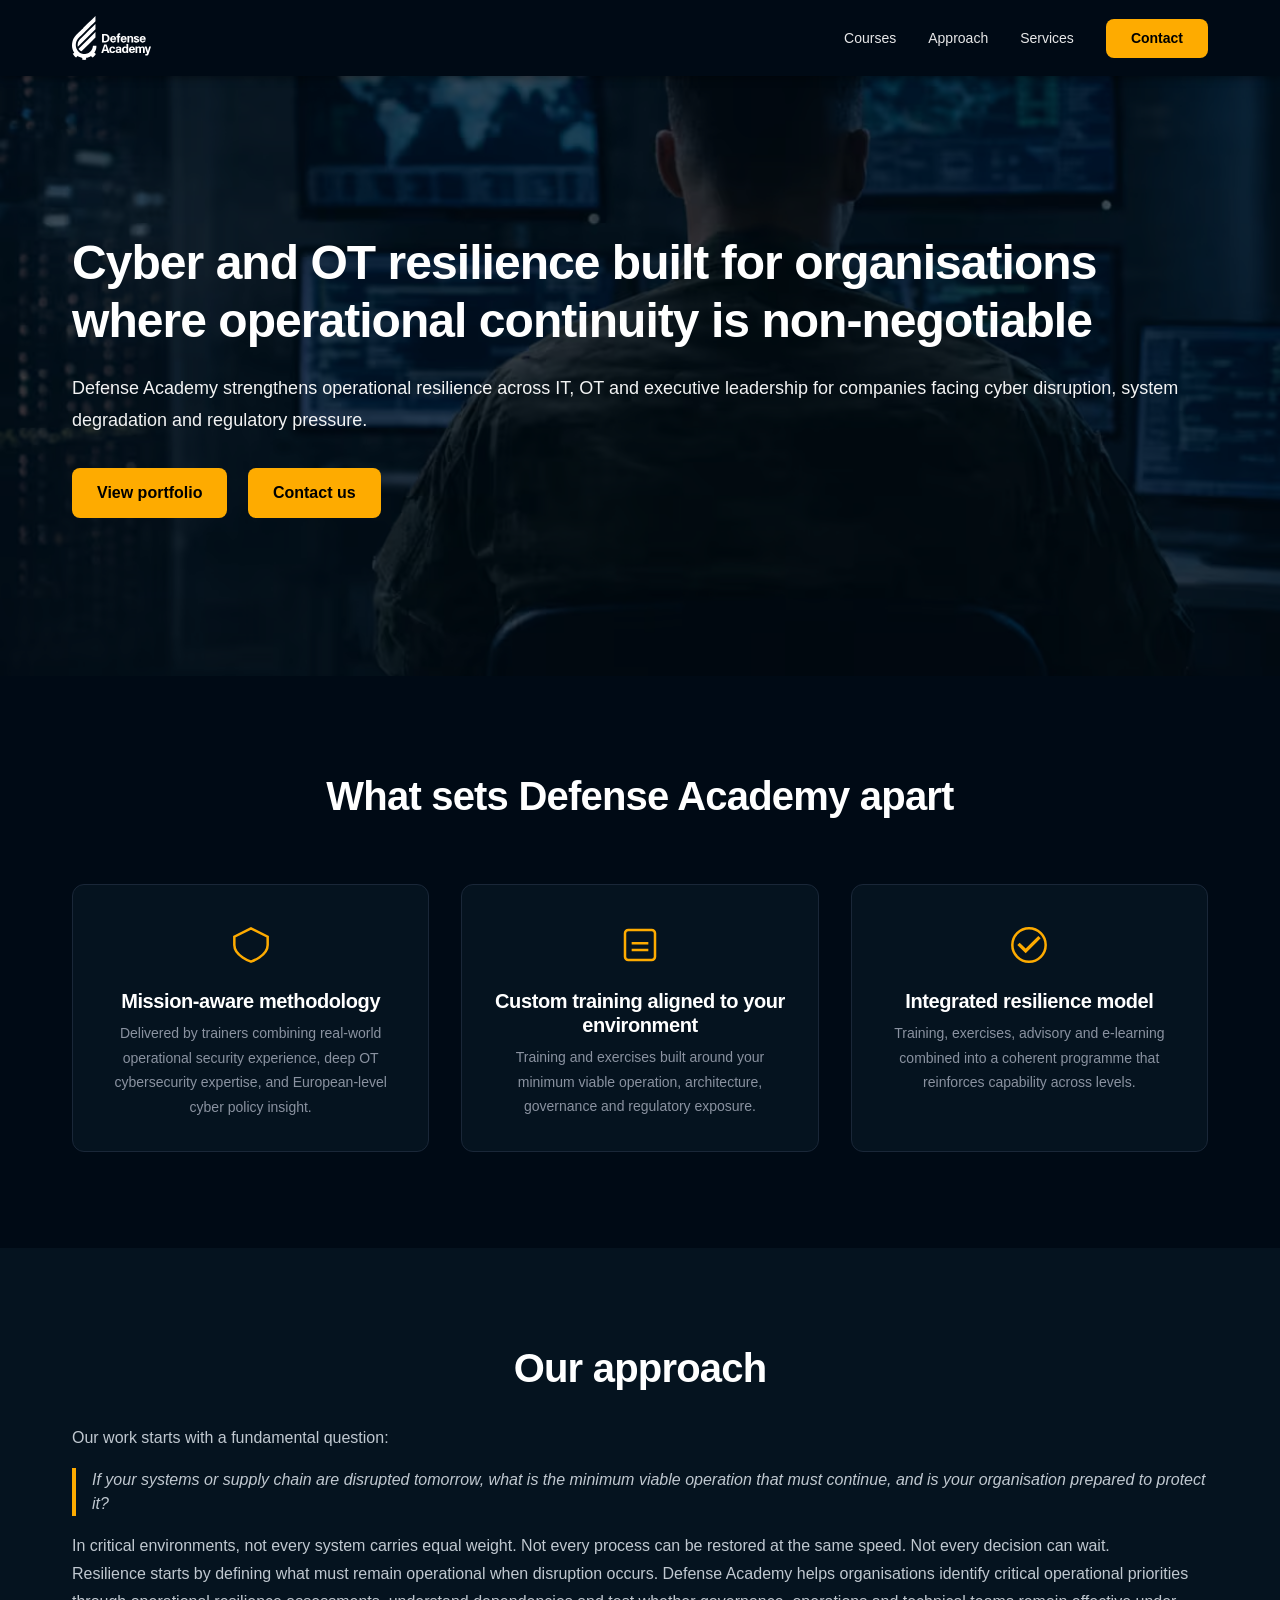
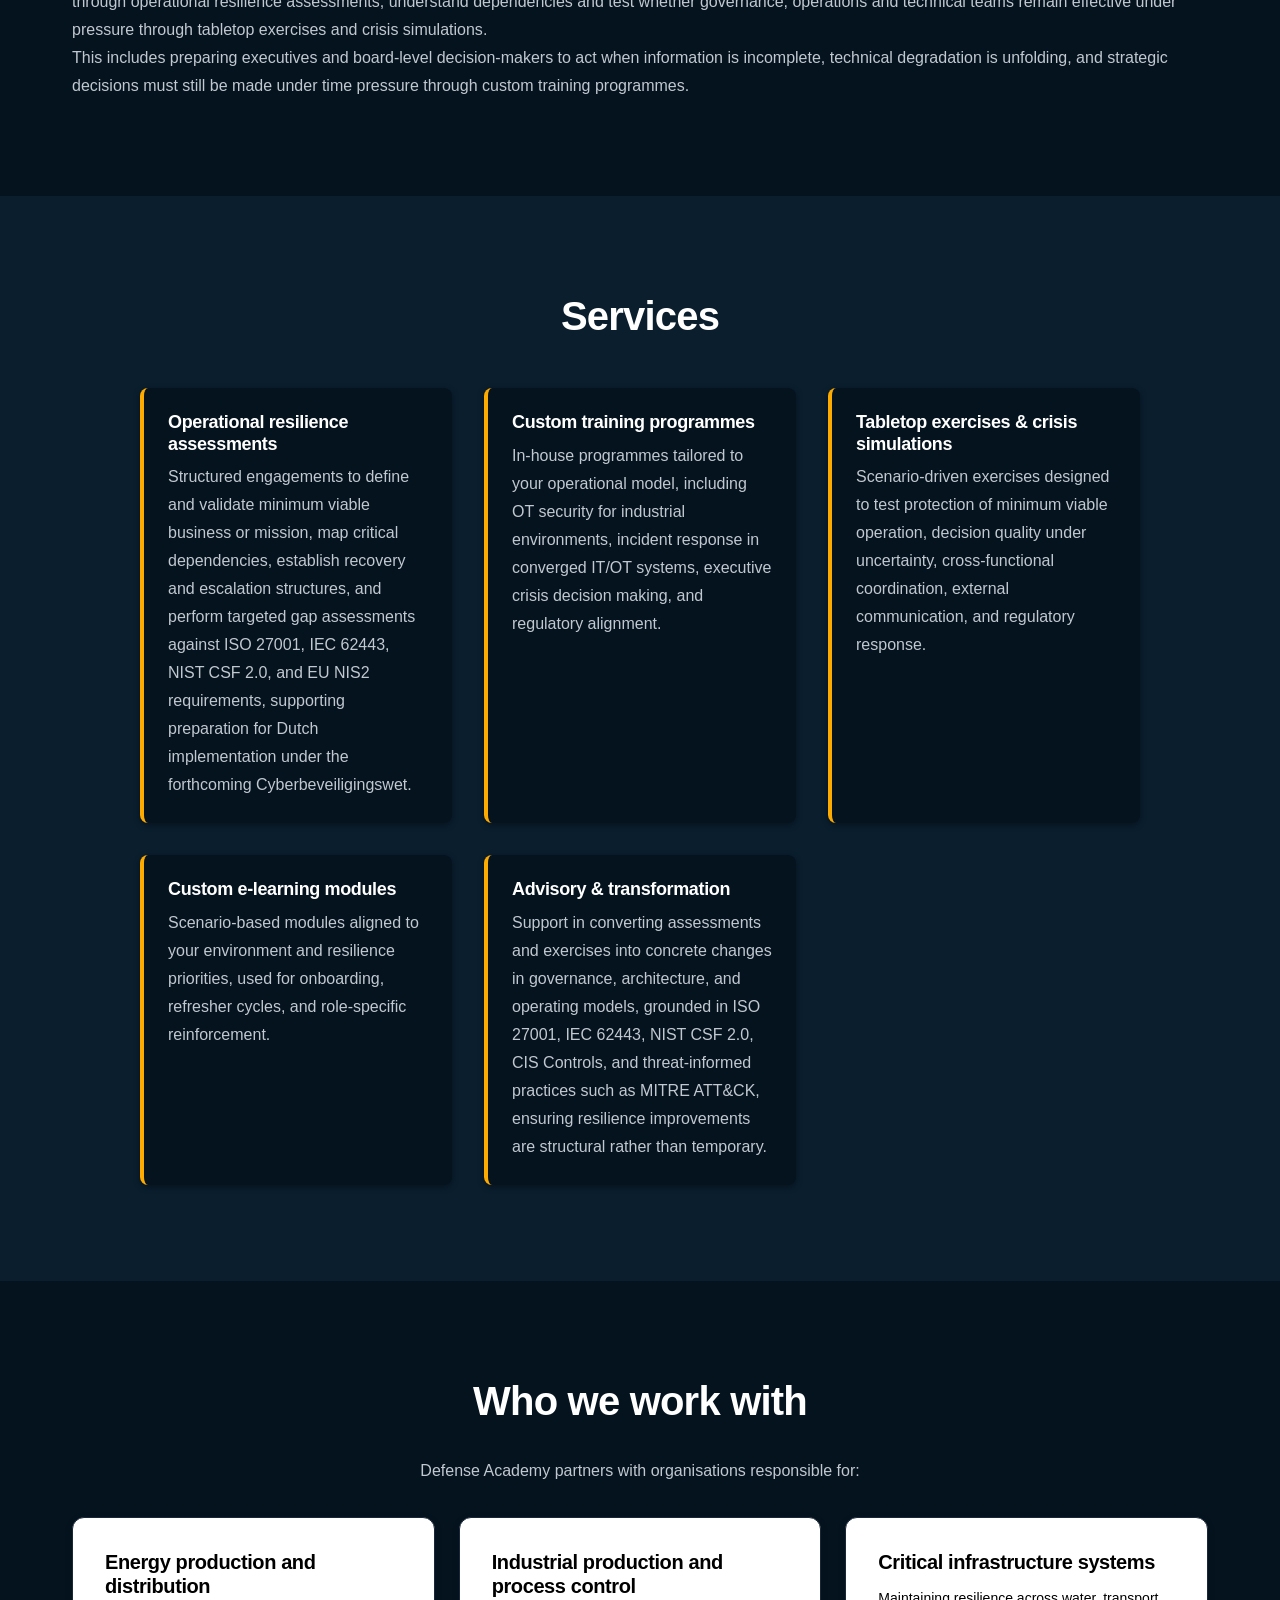
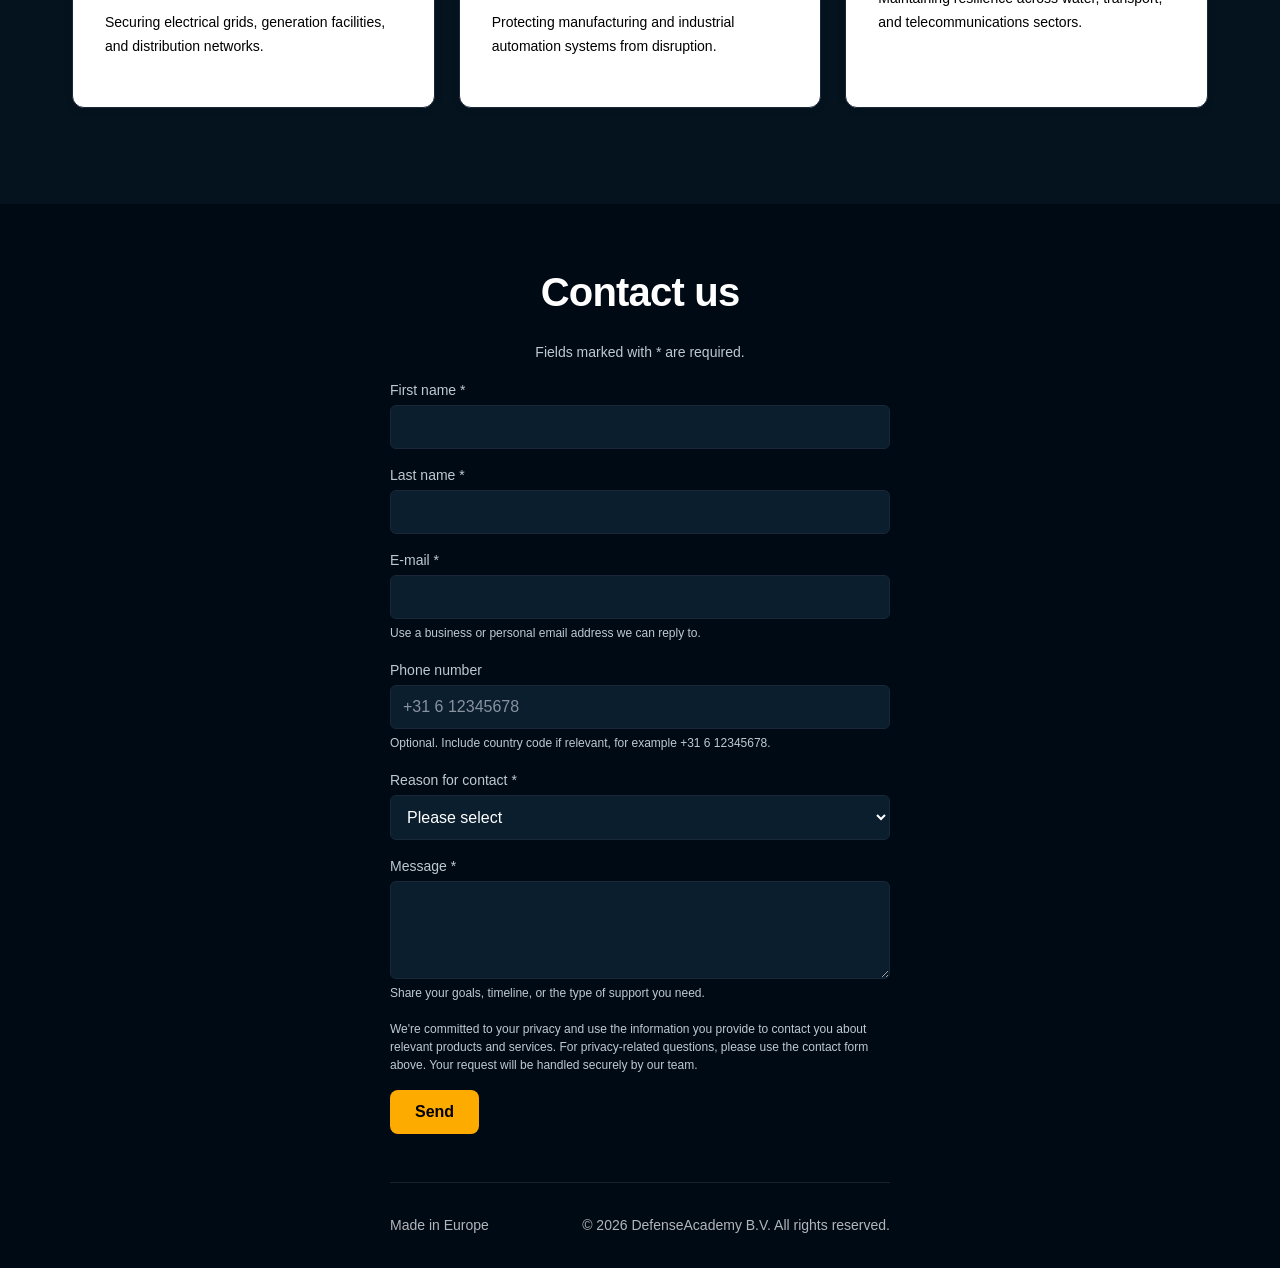
<file: DefenseAcademy/index.html>
<!DOCTYPE html>
<html lang="en">
<head>
  <meta charset="UTF-8">
  <meta name="viewport" content="width=device-width, initial-scale=1.0">
  <title>Defense Academy | Cyber and OT Resilience Training for Critical Operations</title>
  <meta name="description" content="Defense Academy delivers cyber and OT resilience training, exercises, assessments, and advisory support for organizations that cannot afford operational failure.">
  <meta name="robots" content="index,follow,max-image-preview:large">
  <meta name="theme-color" content="#000a15">
  <link rel="canonical" href="https://defenseacademy.eu/">
  <meta property="og:type" content="website">
  <meta property="og:site_name" content="Defense Academy">
  <meta property="og:locale" content="en_GB">
  <meta property="og:title" content="Defense Academy | Cyber and OT Resilience Training for Critical Operations">
  <meta property="og:description" content="Cyber and OT resilience training, exercises, assessments, and advisory support for critical infrastructure, energy, and industrial organizations.">
  <meta property="og:url" content="https://defenseacademy.eu/">
  <meta property="og:image" content="https://defenseacademy.eu/images/hero-1200.webp">
  <meta property="og:image:alt" content="Defense Academy cyber and OT resilience">
  <meta name="twitter:card" content="summary_large_image">
  <meta name="twitter:title" content="Defense Academy | Cyber and OT Resilience Training for Critical Operations">
  <meta name="twitter:description" content="Cyber and OT resilience training, exercises, assessments, and advisory support for critical infrastructure, energy, and industrial organizations.">
  <meta name="twitter:image" content="https://defenseacademy.eu/images/hero-1200.webp">
  <link
    rel="preload"
    as="image"
    href="images/hero-768.avif"
    type="image/avif"
    imagesrcset="images/hero-480.avif 480w, images/hero-768.avif 768w, images/hero-1200.avif 1200w"
    imagesizes="100vw">
  <link rel="stylesheet" href="css/styles.css">
  <link rel="stylesheet" href="css/contact-form.css">
</head>
<body>
  <a href="#main-content" class="skip-link">Skip to main content</a>
  <header class="navbar">
    <div class="navbar-container">
      <a href="index.html" class="navbar-logo" aria-label="Defense Academy home">
        <img
          src="images/defense-academy-logo.svg"
          alt=""
          class="logo"
          width="176"
          height="99"
          decoding="async">
       </a>
      <button class="nav-toggle" type="button" aria-label="Open menu" aria-expanded="false" aria-controls="nav-menu">
        <span aria-hidden="true"></span>
        <span aria-hidden="true"></span>
        <span aria-hidden="true"></span>
      </button>
      <nav id="nav-menu" class="nav-menu" aria-label="Primary">
        <a href="pages/courses.html" class="nav-link">Courses</a>
        <a href="#approach" class="nav-link">Approach</a>
        <a href="#services" class="nav-link">Services</a>
        <a href="#contact" class="nav-link nav-cta btn-contact">Contact</a>
      </nav>
    </div>
  </header>

  <main id="main-content" tabindex="-1">
    <section class="hero" id="hero" aria-labelledby="hero-title">
      <picture class="hero-media">
        <source
          srcset="images/hero-480.avif 480w, images/hero-768.avif 768w, images/hero-1200.avif 1200w"
          sizes="100vw"
          type="image/avif">
        <source
          srcset="images/hero-480.webp 480w, images/hero-768.webp 768w, images/hero-1200.webp 1200w"
          sizes="100vw"
          type="image/webp">
        <img
          src="images/hero-1200.webp"
          srcset="images/hero-480.webp 480w, images/hero-768.webp 768w, images/hero-1200.webp 1200w"
          sizes="100vw"
          alt=""
          class="hero-image"
          width="1536"
          height="1024"
          fetchpriority="high"
          decoding="async">
      </picture>
      <div class="hero-content">
        <h1 id="hero-title">Cyber and OT resilience built for organisations where operational continuity is non-negotiable</h1>
        <p class="hero-subtitle">Defense Academy strengthens operational resilience across IT, OT and executive leadership for companies facing cyber disruption, system degradation and regulatory pressure.</p>
        <a href="pages/courses.html" class="btn btn-primary">View portfolio</a>
        <a href="#contact" class="btn btn-primary">Contact us</a>
      </div>
    </section>

    <section class="features-section" id="why-us" aria-labelledby="features-title">
      <div class="container">
        <h2 id="features-title">What sets Defense Academy apart</h2>
        <div class="features-grid">
          <div class="feature-card">
            <div class="feature-icon">
              <svg viewBox="0 0 24 24" width="40" height="40" stroke="currentColor" stroke-width="1.5" fill="none" aria-hidden="true" focusable="false">
                <path d="M12 2L2 7V12C2 18.6 12 22 12 22S22 18.6 22 12V7L12 2Z"/>
              </svg>
            </div>
            <h3>Mission-aware methodology</h3>
            <p>Delivered by trainers combining real-world operational security experience, deep OT cybersecurity expertise, and European-level cyber policy insight.</p>
          </div>
          <div class="feature-card">
            <div class="feature-icon">
              <svg viewBox="0 0 24 24" width="40" height="40" stroke="currentColor" stroke-width="1.5" fill="none" aria-hidden="true" focusable="false">
                <rect x="3" y="3" width="18" height="18" rx="2"/>
                <path d="M7 11H17M7 15H17"/>
              </svg>
            </div>
            <h3>Custom training aligned to your environment</h3>
            <p>Training and exercises built around your minimum viable operation, architecture, governance and regulatory exposure.</p>
          </div>
          <div class="feature-card">
            <div class="feature-icon">
              <svg viewBox="0 0 24 24" width="40" height="40" stroke="currentColor" stroke-width="1.5" fill="none" aria-hidden="true" focusable="false">
                <circle cx="12" cy="12" r="10"/>
                <path d="M10 17L5 12L6.41 10.59L10 14.17L17.59 6.58L19 8L10 17Z" fill="currentColor" stroke="none"/>
              </svg>
            </div>
            <h3>Integrated resilience model</h3>
            <p>Training, exercises, advisory and e-learning combined into a coherent programme that reinforces capability across levels.</p>
          </div>
        </div>
      </div>
    </section>

    <section class="approach-section" id="approach" aria-labelledby="approach-title">
      <div class="container">
        <h2 id="approach-title">Our approach</h2>
        <p>Our work starts with a fundamental question:</p>
        <blockquote>If your systems or supply chain are disrupted tomorrow, what is the minimum viable operation that must continue, and is your organisation prepared to protect it?</blockquote>
        <p>In critical environments, not every system carries equal weight. Not every process can be restored at the same speed. Not every decision can wait.</p>
        <p>Resilience starts by defining what must remain operational when disruption occurs. Defense Academy helps organisations identify critical operational priorities through <a href="pages/operational-resilience-assessments.html">operational resilience assessments</a>, understand dependencies and test whether governance, operations and technical teams remain effective under pressure through <a href="pages/tabletop-exercises-crisis-simulations.html">tabletop exercises and crisis simulations</a>.</p>
        <p>This includes preparing executives and board-level decision-makers to act when information is incomplete, technical degradation is unfolding, and strategic decisions must still be made under time pressure through <a href="pages/custom-training-programmes.html">custom training programmes</a>.</p>
      </div>
    </section>

    <section class="services-section" id="services" aria-labelledby="services-title">
      <div class="container">
        <h2 id="services-title">Services</h2>
        <ul class="services-list">
          <li><h3><a href="pages/operational-resilience-assessments.html">Operational resilience assessments</a></h3><p>Structured engagements to define and validate minimum viable business or mission, map critical dependencies, establish recovery and escalation structures, and perform targeted gap assessments against ISO 27001, IEC 62443, NIST CSF 2.0, and EU NIS2 requirements, supporting preparation for Dutch implementation under the forthcoming Cyberbeveiligingswet.</p></li>
          <li><h3><a href="pages/custom-training-programmes.html">Custom training programmes</a></h3><p>In-house programmes tailored to your operational model, including OT security for industrial environments, incident response in converged IT/OT systems, executive crisis decision making, and regulatory alignment.</p></li>
          <li><h3><a href="pages/tabletop-exercises-crisis-simulations.html">Tabletop exercises &amp; crisis simulations</a></h3><p>Scenario-driven exercises designed to test protection of minimum viable operation, decision quality under uncertainty, cross-functional coordination, external communication, and regulatory response.</p></li>
          <li><h3><a href="pages/courses.html#custom-elearning-modules">Custom e-learning modules</a></h3><p>Scenario-based modules aligned to your environment and resilience priorities, used for onboarding, refresher cycles, and role-specific reinforcement.</p></li>
          <li><h3><a href="pages/courses.html#advisory-transformation">Advisory &amp; transformation</a></h3><p>Support in converting assessments and exercises into concrete changes in governance, architecture, and operating models, grounded in ISO 27001, IEC 62443, NIST CSF 2.0, CIS Controls, and threat-informed practices such as MITRE ATT&CK, ensuring resilience improvements are structural rather than temporary.</p></li>
        </ul>
      </div>
    </section>

    <section class="partners-section" aria-labelledby="partners-title">
      <div class="container">
        <h2 id="partners-title">Who we work with</h2>
        <p>Defense Academy partners with organisations responsible for:</p>
        <div class="partners-grid">
          <div class="partner-card">
            <h3>Energy production and distribution</h3>
            <p>Securing electrical grids, generation facilities, and distribution networks.</p>
          </div>
          <div class="partner-card">
            <h3>Industrial production and process control</h3>
            <p>Protecting manufacturing and industrial automation systems from disruption.</p>
          </div>
          <div class="partner-card">
            <h3>Critical infrastructure systems</h3>
            <p>Maintaining resilience across water, transport, and telecommunications sectors.</p>
          </div>
        </div>
      </div>
    </section>

  </main>

  <footer id="contact" class="footer">
    <div class="container">
      <div class="footer-content">
        <form action="https://formspree.io/f/xkovdowg" method="POST" class="contact-form" accept-charset="UTF-8">
          <h2 id="contact-title">Contact us</h2>
          <p id="contact-instructions" class="form-intro">Fields marked with * are required.</p>
          <p id="form-status" class="form-status" aria-live="polite"></p>
          <div class="field-group">
            <label for="first-name">First name *</label>
            <input type="text" id="first-name" name="first_name" required autocomplete="given-name" aria-describedby="contact-instructions" maxlength="80">
          </div>
          <div class="field-group">
            <label for="last-name">Last name *</label>
            <input type="text" id="last-name" name="last_name" required autocomplete="family-name" aria-describedby="contact-instructions" maxlength="80">
          </div>
          <div class="field-group">
            <label for="email">E-mail *</label>
            <input type="email" id="email" name="email" required autocomplete="email" inputmode="email" aria-describedby="contact-instructions email-help" maxlength="254">
            <p id="email-help" class="field-help">Use a business or personal email address we can reply to.</p>
          </div>
          <div class="field-group">
            <label for="phone">Phone number</label>
            <input
              type="tel"
              id="phone"
              name="phone"
              inputmode="tel"
              autocomplete="tel"
              minlength="8"
              maxlength="16"
              pattern="^\+?[1-9][0-9\s]{7,14}$"
              placeholder="+31 6 12345678"
              aria-describedby="phone-help">
            <p id="phone-help" class="field-help">Optional. Include country code if relevant, for example +31 6 12345678.</p>
          </div>
          <div class="field-group">
            <label for="reason">Reason for contact *</label>
            <select id="reason" name="reason" required aria-describedby="contact-instructions">
              <option value="">Please select</option>
              <option value="training-and-exercises">Training and exercises</option>
              <option value="assessments-and-advisory">Assessments and advisory</option>
              <option value="privacy-or-disclosure">Privacy or disclosure</option>
              <option value="careers-media-or-partnerships">Careers, media or partnerships</option>
              <option value="other">Other</option>
            </select>
          </div>
          <div class="honeypot-field">
            <label for="company-website">Company website</label>
            <input type="text" id="company-website" name="_gotcha" tabindex="-1" autocomplete="new-password" inputmode="url">
          </div>
          <div class="field-group">
            <label for="message">Message *</label>
            <textarea id="message" name="message" rows="4" required aria-describedby="contact-instructions message-help" maxlength="2000"></textarea>
            <p id="message-help" class="field-help">Share your goals, timeline, or the type of support you need.</p>
          </div>
          <p class="privacy-text">We're committed to your privacy and use the information you provide to contact you about relevant products and services. For privacy-related questions, please use the contact form above. Your request will be handled securely by our team.</p>
          <button type="submit" class="btn btn-primary">Send</button>
        </form>
      </div>
      <div class="footer-bottom">
        <span class="footer-left">Made in Europe</span>
        <span class="footer-right">&copy; 2026 DefenseAcademy B.V. All rights reserved.</span>
      </div>
    </div>
  </footer>

  <script src="js/nav.js" defer></script>
</body>
</html>
</file>
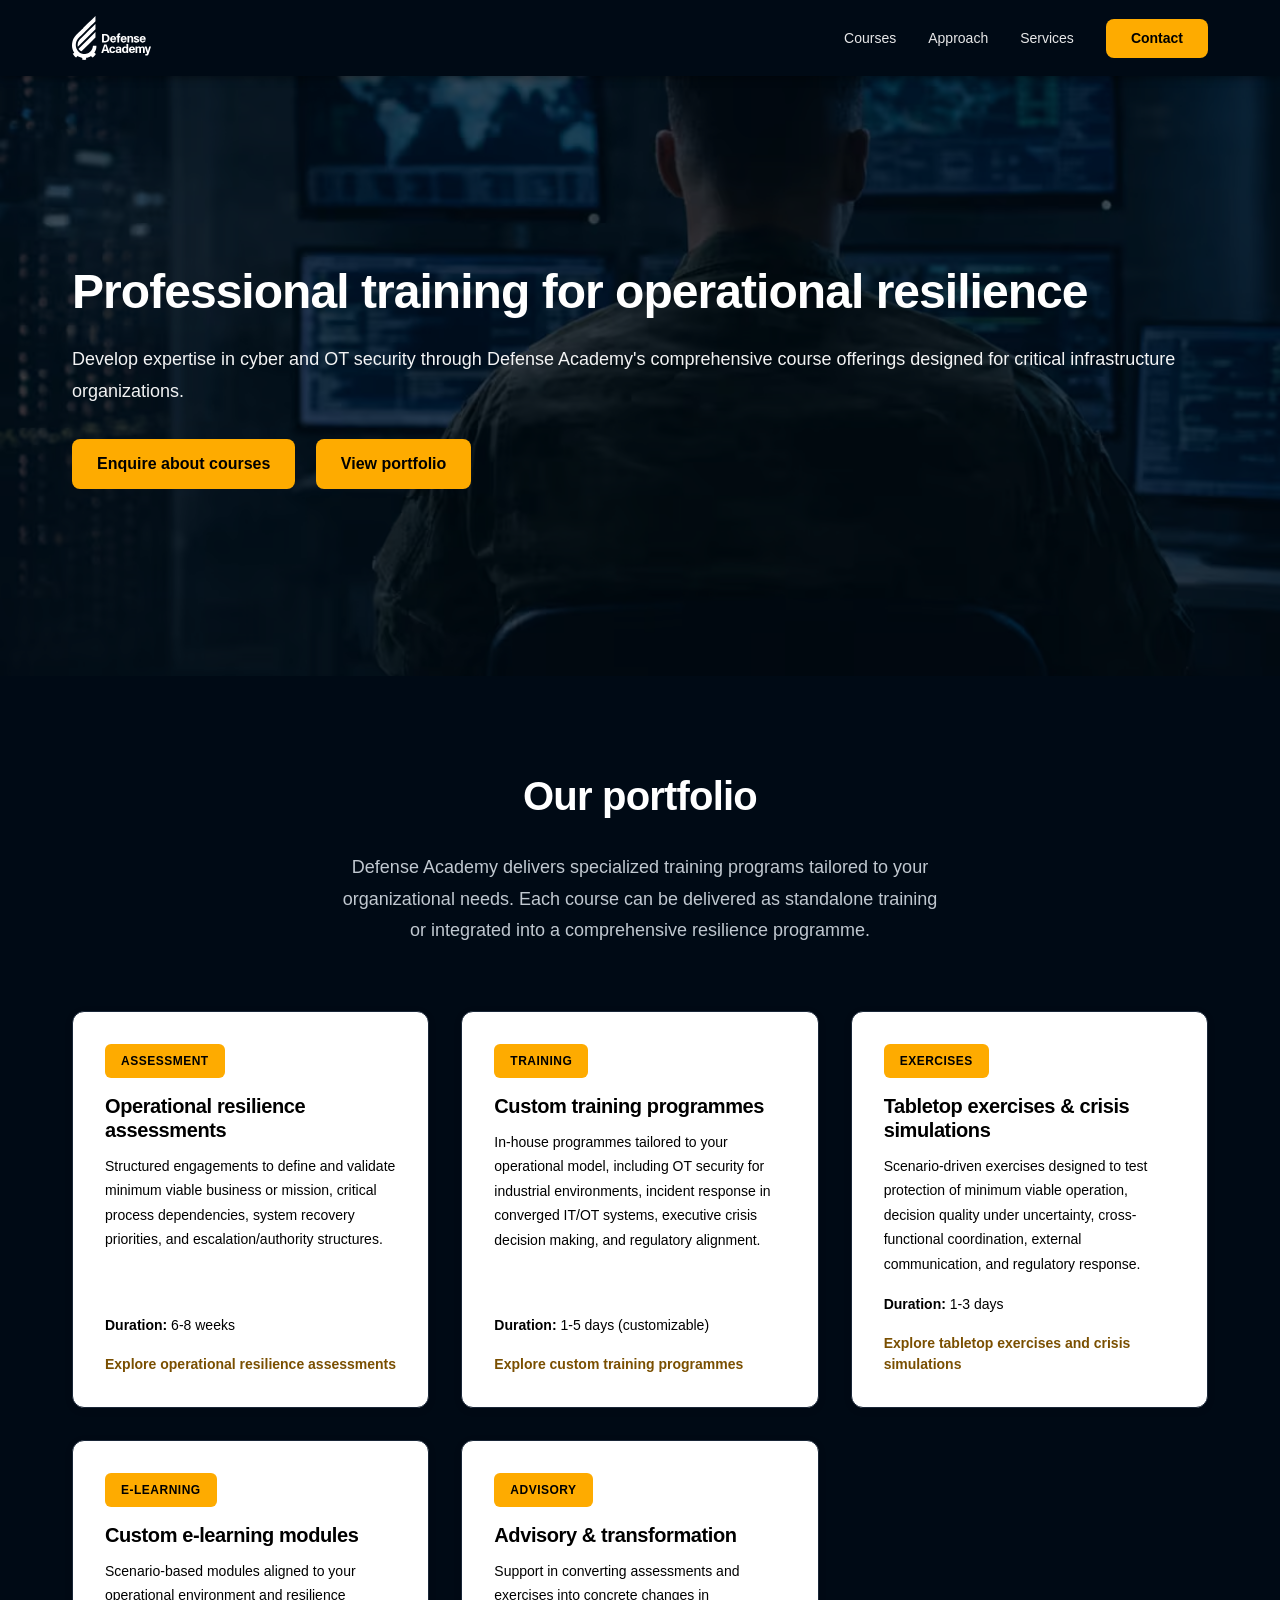
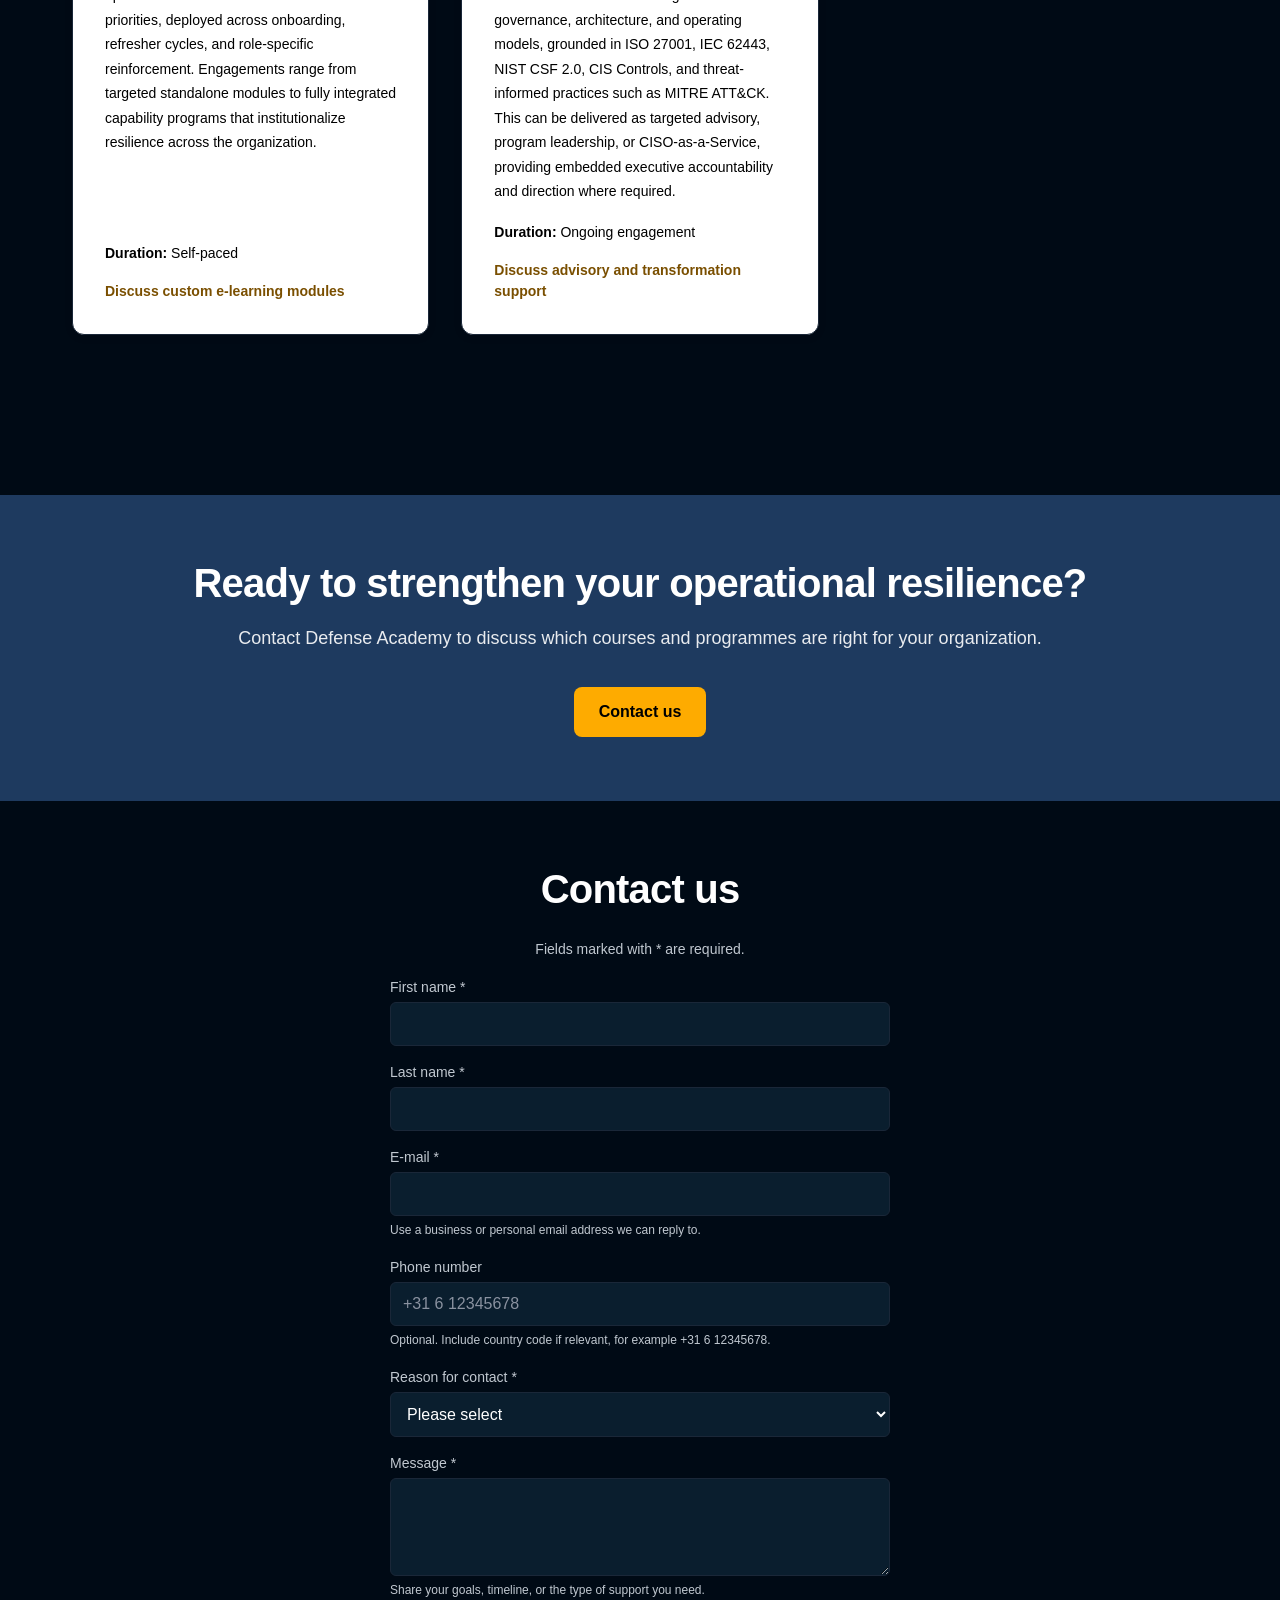
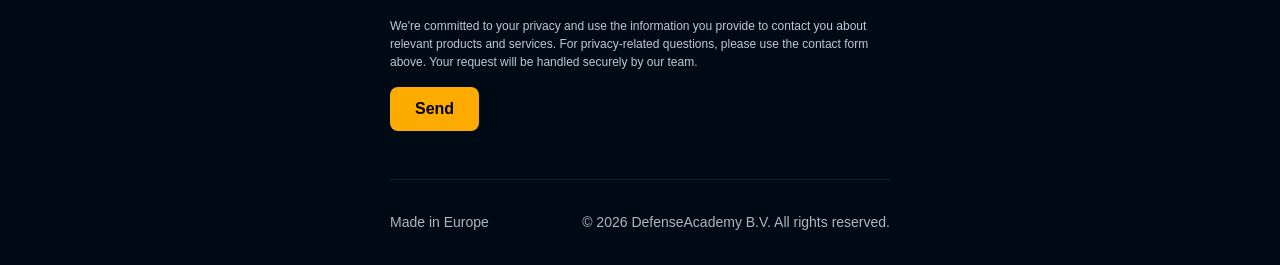
<file: DefenseAcademy/pages/courses.html>
<!DOCTYPE html>
<html lang="en">
<head>
  <meta charset="UTF-8">
  <meta name="viewport" content="width=device-width, initial-scale=1.0">
  <title>Courses and Programmes | Defense Academy</title>
  <meta name="description" content="Explore Defense Academy courses and programmes for cyber and OT resilience, including assessments, custom training, crisis exercises, e-learning, and advisory support.">
  <meta name="robots" content="index,follow,max-image-preview:large">
  <meta name="theme-color" content="#000a15">
  <link rel="canonical" href="https://defenseacademy.eu/pages/courses.html">
  <meta property="og:type" content="website">
  <meta property="og:site_name" content="Defense Academy">
  <meta property="og:locale" content="en_GB">
  <meta property="og:title" content="Courses and Programmes | Defense Academy">
  <meta property="og:description" content="Assessments, training programmes, crisis simulations, e-learning, and advisory support for organizations strengthening cyber and OT resilience.">
  <meta property="og:url" content="https://defenseacademy.eu/pages/courses.html">
  <meta property="og:image" content="https://defenseacademy.eu/images/hero-1200.webp">
  <meta property="og:image:alt" content="Defense Academy courses and programmes">
  <meta name="twitter:card" content="summary_large_image">
  <meta name="twitter:title" content="Courses and Programmes | Defense Academy">
  <meta name="twitter:description" content="Assessments, training programmes, crisis simulations, e-learning, and advisory support for organizations strengthening cyber and OT resilience.">
  <meta name="twitter:image" content="https://defenseacademy.eu/images/hero-1200.webp">
  <link
    rel="preload"
    as="image"
    href="../images/hero-768.avif"
    type="image/avif"
    imagesrcset="../images/hero-480.avif 480w, ../images/hero-768.avif 768w, ../images/hero-1200.avif 1200w"
    imagesizes="100vw">
  <link rel="stylesheet" href="../css/styles.css">
  <link rel="stylesheet" href="../css/contact-form.css">
</head>
<body>
  <a href="#main-content" class="skip-link">Skip to main content</a>
  <header class="navbar">
    <div class="navbar-container">
      <a href="../index.html" class="navbar-logo" aria-label="Defense Academy home">
        <img
          src="../images/defense-academy-logo.svg"
          alt=""
          class="logo"
          width="176"
          height="99"
          decoding="async">
       </a>
      <button class="nav-toggle" type="button" aria-label="Open menu" aria-expanded="false" aria-controls="nav-menu">
        <span aria-hidden="true"></span>
        <span aria-hidden="true"></span>
        <span aria-hidden="true"></span>
      </button>
      <nav id="nav-menu" class="nav-menu" aria-label="Primary">
        <a href="courses.html" class="nav-link" aria-current="page">Courses</a>
        <a href="../index.html#approach" class="nav-link">Approach</a>
        <a href="../index.html#services" class="nav-link">Services</a>
        <a href="../index.html#contact" class="nav-link nav-cta btn-contact">Contact</a>
      </nav>
    </div>
  </header>

  <main id="main-content" tabindex="-1">
    <section class="hero" id="hero" aria-labelledby="hero-title">
      <picture class="hero-media">
        <source
          srcset="../images/hero-480.avif 480w, ../images/hero-768.avif 768w, ../images/hero-1200.avif 1200w"
          sizes="100vw"
          type="image/avif">
        <source
          srcset="../images/hero-480.webp 480w, ../images/hero-768.webp 768w, ../images/hero-1200.webp 1200w"
          sizes="100vw"
          type="image/webp">
        <img
          src="../images/hero-1200.webp"
          srcset="../images/hero-480.webp 480w, ../images/hero-768.webp 768w, ../images/hero-1200.webp 1200w"
          sizes="100vw"
          alt=""
          class="hero-image"
          width="1536"
          height="1024"
          fetchpriority="high"
          decoding="async">
      </picture>
      <div class="hero-content">
        <h1 id="hero-title">Professional training for operational resilience</h1>
        <p class="hero-subtitle">Develop expertise in cyber and OT security through Defense Academy's comprehensive course offerings designed for critical infrastructure organizations.</p>
        <a href="../index.html#contact" class="btn btn-primary">Enquire about courses</a>
        <a href="#courses" class="btn btn-primary">View portfolio</a>
      </div>
    </section>

    <section class="courses-section" id="courses" aria-labelledby="courses-title">
      <div class="container">
        <h2 id="courses-title">Our portfolio</h2>
        <p class="section-intro">Defense Academy delivers specialized training programs tailored to your organizational needs. Each course can be delivered as standalone training or integrated into a comprehensive resilience programme.</p>
        
        <div class="courses-grid">
          <div class="course-card" id="operational-resilience-assessments">
            <div class="course-badge">Assessment</div>
            <h3>Operational resilience assessments</h3>
            <p>Structured engagements to define and validate minimum viable business or mission, critical process dependencies, system recovery priorities, and escalation/authority structures.</p>
            <p class="course-duration"><strong>Duration:</strong> 6-8 weeks</p>
            <a href="operational-resilience-assessments.html" class="course-link">Explore operational resilience assessments</a>
          </div>

          <div class="course-card" id="custom-training-programmes">
            <div class="course-badge">Training</div>
            <h3>Custom training programmes</h3>
            <p>In-house programmes tailored to your operational model, including OT security for industrial environments, incident response in converged IT/OT systems, executive crisis decision making, and regulatory alignment.</p>
            <p class="course-duration"><strong>Duration:</strong> 1-5 days (customizable)</p>
            <a href="custom-training-programmes.html" class="course-link">Explore custom training programmes</a>
          </div>

          <div class="course-card" id="tabletop-exercises-crisis-simulations">
            <div class="course-badge">Exercises</div>
            <h3>Tabletop exercises & crisis simulations</h3>
            <p>Scenario-driven exercises designed to test protection of minimum viable operation, decision quality under uncertainty, cross-functional coordination, external communication, and regulatory response.</p>
            <p class="course-duration"><strong>Duration:</strong> 1-3 days</p>
            <a href="tabletop-exercises-crisis-simulations.html" class="course-link">Explore tabletop exercises and crisis simulations</a>
          </div>

          <div class="course-card" id="custom-elearning-modules">
            <div class="course-badge">E-Learning</div>
            <h3>Custom e-learning modules</h3>
            <p>Scenario-based modules aligned to your operational environment and resilience priorities, deployed across onboarding, refresher cycles, and role-specific reinforcement. Engagements range from targeted standalone modules to fully integrated capability programs that institutionalize resilience across the organization.</p>
            <p class="course-duration"><strong>Duration:</strong> Self-paced </p>
            <a href="../index.html#contact" class="course-link">Discuss custom e-learning modules</a>
          </div>

          <div class="course-card" id="advisory-transformation">
            <div class="course-badge">Advisory</div>
            <h3>Advisory & transformation</h3>
            <p>Support in converting assessments and exercises into concrete changes in governance, architecture, and operating models, grounded in ISO 27001, IEC 62443, NIST CSF 2.0, CIS Controls, and threat-informed practices such as MITRE ATT&CK. This can be delivered as targeted advisory, program leadership, or CISO-as-a-Service, providing embedded executive accountability and direction where required.</p>
            <p class="course-duration"><strong>Duration:</strong> Ongoing engagement</p>
            <a href="../index.html#contact" class="course-link">Discuss advisory and transformation support</a>
          </div>
        </div>
      </div>
    </section>

    <section class="cta-section">
      <div class="container">
        <h2>Ready to strengthen your operational resilience?</h2>
        <p>Contact Defense Academy to discuss which courses and programmes are right for your organization.</p>
        <a href="../index.html#contact" class="btn btn-primary">Contact us</a>
      </div>
    </section>
  </main>

  <footer id="contact" class="footer">
    <div class="container">
      <div class="footer-content">
        <form action="https://formspree.io/f/xkovdowg" method="POST" class="contact-form" accept-charset="UTF-8">
          <h2 id="contact-title">Contact us</h2>
          <p id="contact-instructions" class="form-intro">Fields marked with * are required.</p>
          <p id="form-status" class="form-status" aria-live="polite"></p>
          <div class="field-group">
            <label for="first-name">First name *</label>
            <input type="text" id="first-name" name="first_name" required autocomplete="given-name" aria-describedby="contact-instructions" maxlength="80">
          </div>
          <div class="field-group">
            <label for="last-name">Last name *</label>
            <input type="text" id="last-name" name="last_name" required autocomplete="family-name" aria-describedby="contact-instructions" maxlength="80">
          </div>
          <div class="field-group">
            <label for="email">E-mail *</label>
            <input type="email" id="email" name="email" required autocomplete="email" inputmode="email" aria-describedby="contact-instructions email-help" maxlength="254">
            <p id="email-help" class="field-help">Use a business or personal email address we can reply to.</p>
          </div>
          <div class="field-group">
            <label for="phone">Phone number</label>
            <input
              type="tel"
              id="phone"
              name="phone"
              inputmode="tel"
              autocomplete="tel"
              minlength="8"
              maxlength="16"
              pattern="^\+?[1-9][0-9\s]{7,14}$"
              placeholder="+31 6 12345678"
              aria-describedby="phone-help">
            <p id="phone-help" class="field-help">Optional. Include country code if relevant, for example +31 6 12345678.</p>
          </div>
          <div class="field-group">
            <label for="reason">Reason for contact *</label>
            <select id="reason" name="reason" required aria-describedby="contact-instructions">
              <option value="">Please select</option>
              <option value="training-and-exercises">Training and exercises</option>
              <option value="assessments-and-advisory">Assessments and advisory</option>
              <option value="privacy-or-disclosure">Privacy or disclosure</option>
              <option value="careers-media-or-partnerships">Careers, media or partnerships</option>
              <option value="other">Other</option>
            </select>
          </div>
          <div class="honeypot-field">
            <label for="company-website">Company website</label>
            <input type="text" id="company-website" name="_gotcha" tabindex="-1" autocomplete="new-password" inputmode="url">
          </div>
          <div class="field-group">
            <label for="message">Message *</label>
            <textarea id="message" name="message" rows="4" required aria-describedby="contact-instructions message-help" maxlength="2000"></textarea>
            <p id="message-help" class="field-help">Share your goals, timeline, or the type of support you need.</p>
          </div>
          <p class="privacy-text">We're committed to your privacy and use the information you provide to contact you about relevant products and services. For privacy-related questions, please use the contact form above. Your request will be handled securely by our team.</p>
          <button type="submit" class="btn btn-primary">Send</button>
        </form>
      </div>
      <div class="footer-bottom">
        <span class="footer-left">Made in Europe</span>
        <span class="footer-right">&copy; 2026 DefenseAcademy B.V. All rights reserved.</span>
      </div>
    </div>
  </footer>

  <script src="../js/nav.js" defer></script>
</body>
</html>
</file>
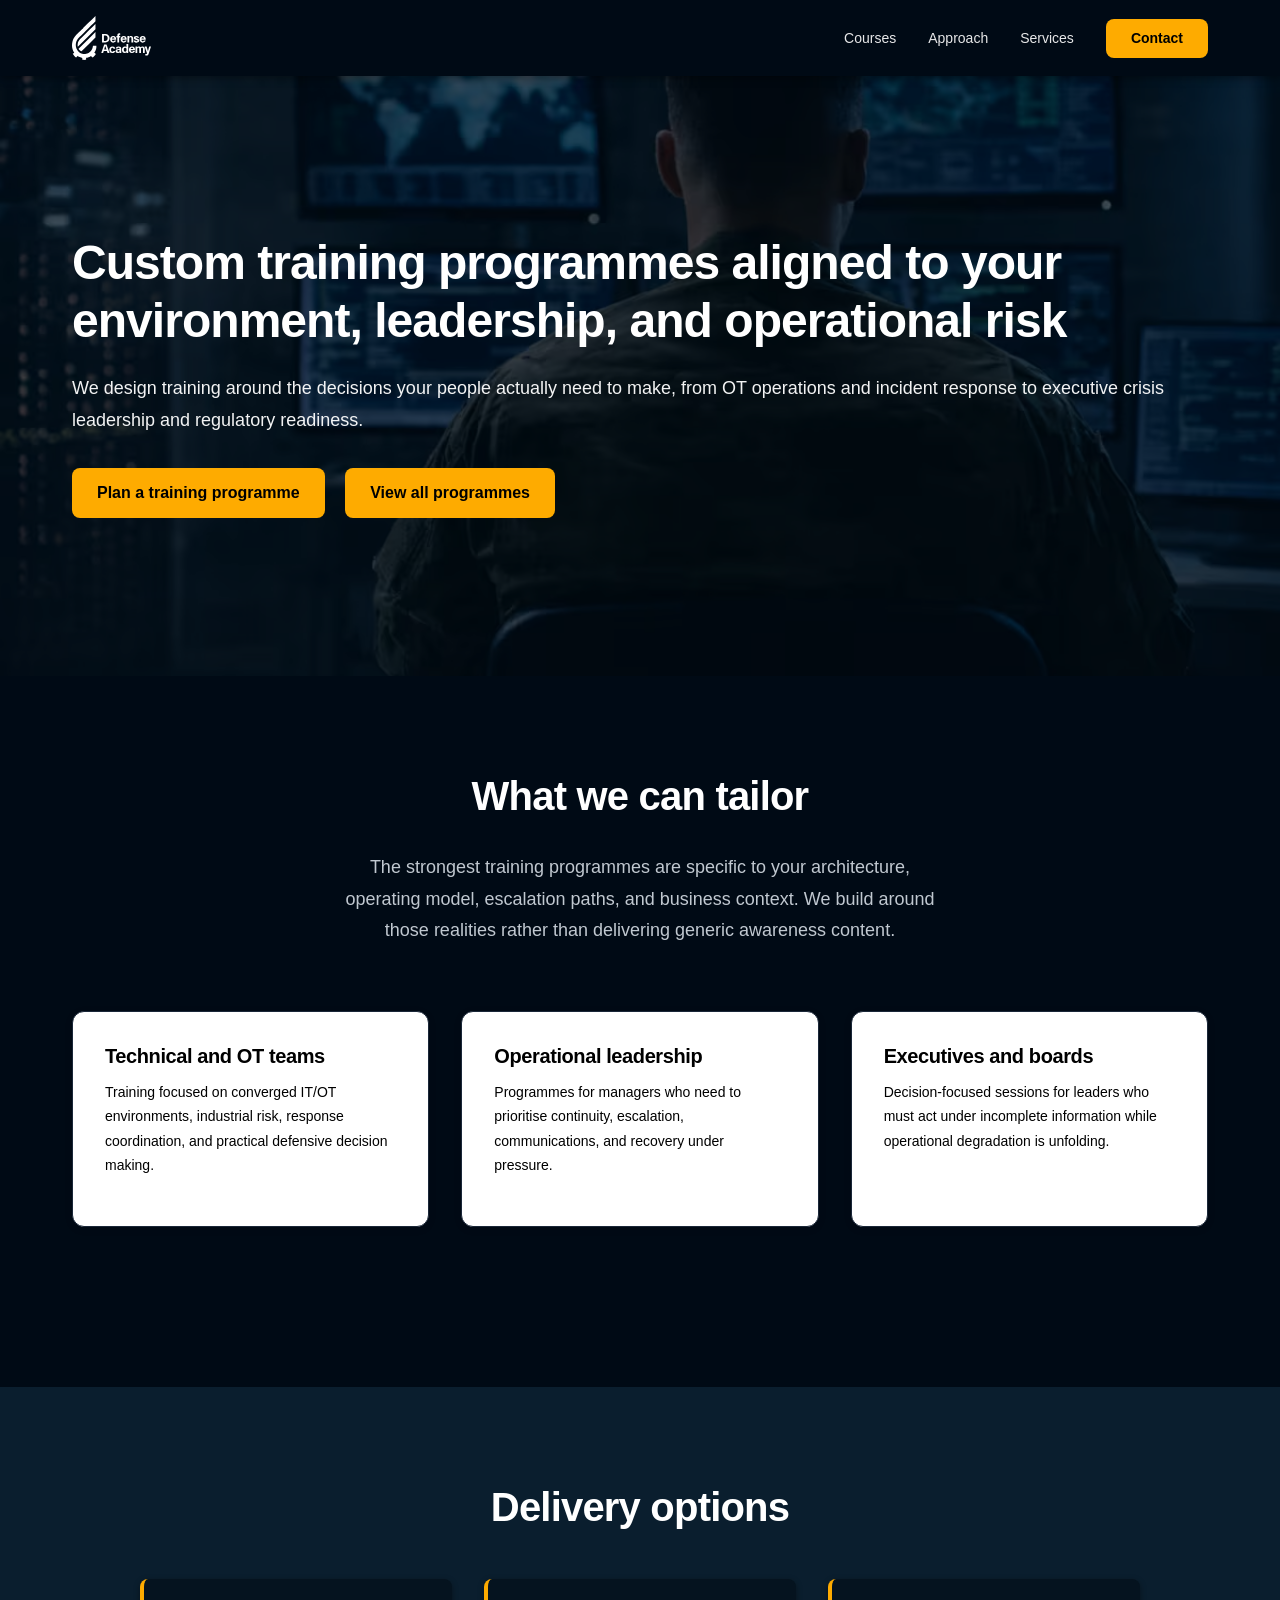
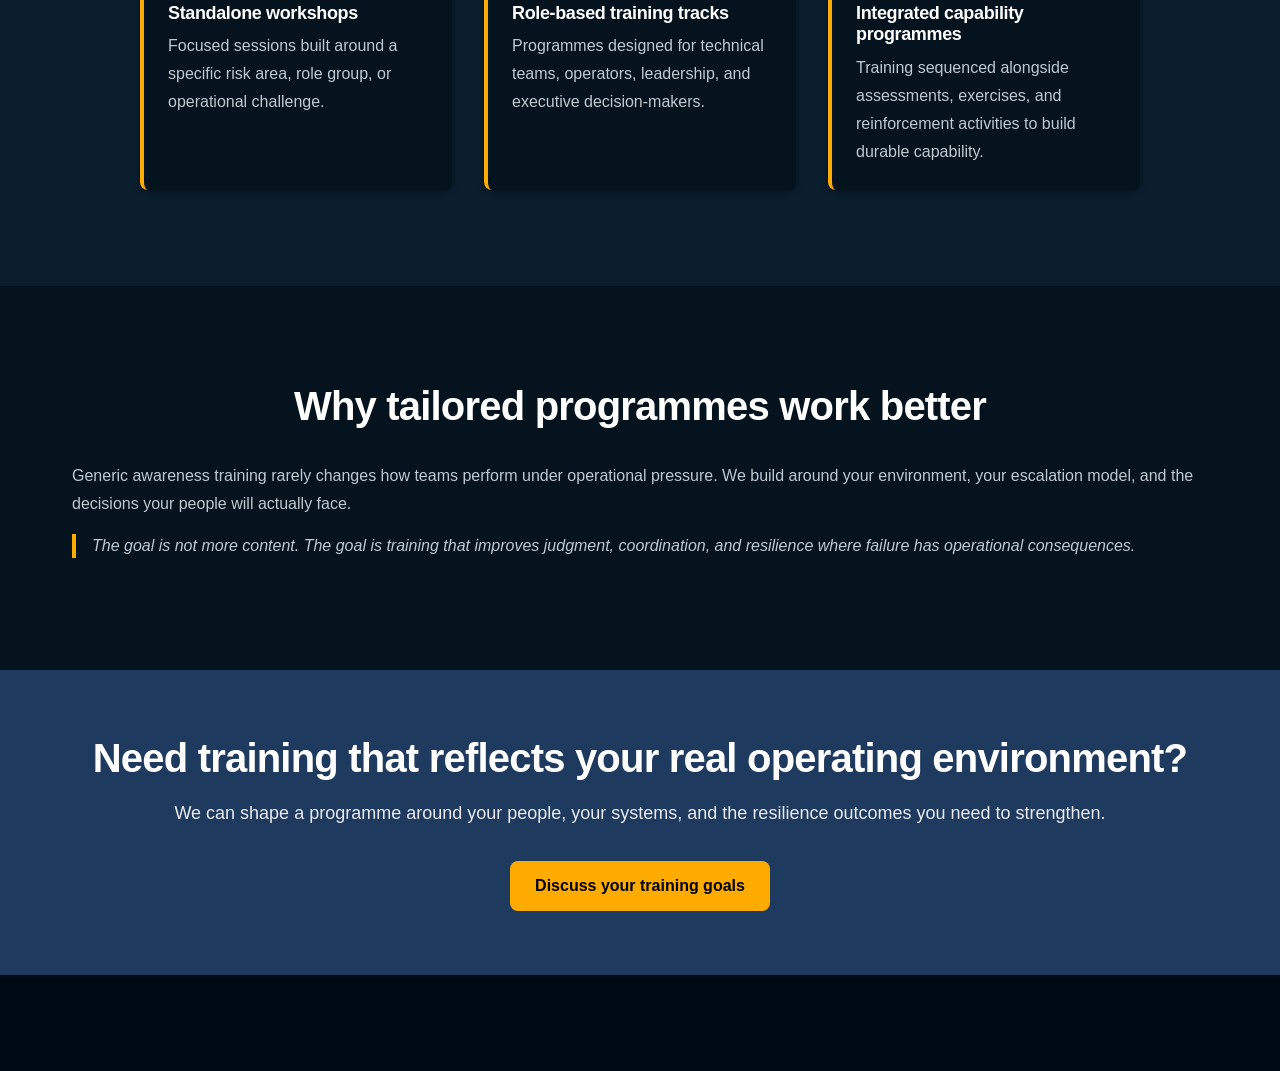
<file: DefenseAcademy/pages/custom-training-programmes.html>
<!DOCTYPE html>
<html lang="en">
<head>
  <meta charset="UTF-8">
  <meta name="viewport" content="width=device-width, initial-scale=1.0">
  <title>Custom Training Programmes | Defense Academy</title>
  <meta name="description" content="Custom cyber and OT resilience training programmes tailored to your operational model, leadership context, and regulatory environment.">
  <meta name="robots" content="index,follow,max-image-preview:large">
  <meta name="theme-color" content="#000a15">
  <link rel="canonical" href="https://defenseacademy.eu/pages/custom-training-programmes.html">
  <meta property="og:type" content="website">
  <meta property="og:site_name" content="Defense Academy">
  <meta property="og:locale" content="en_GB">
  <meta property="og:title" content="Custom Training Programmes | Defense Academy">
  <meta property="og:description" content="Custom cyber and OT resilience training for operators, technical teams, and executives in high-consequence environments.">
  <meta property="og:url" content="https://defenseacademy.eu/pages/custom-training-programmes.html">
  <meta property="og:image" content="https://defenseacademy.eu/images/hero-1200.webp">
  <meta property="og:image:alt" content="Custom training programmes from Defense Academy">
  <meta name="twitter:card" content="summary_large_image">
  <meta name="twitter:title" content="Custom Training Programmes | Defense Academy">
  <meta name="twitter:description" content="Custom cyber and OT resilience training for operators, technical teams, and executives in high-consequence environments.">
  <meta name="twitter:image" content="https://defenseacademy.eu/images/hero-1200.webp">
  <link
    rel="preload"
    as="image"
    href="../images/hero-768.avif"
    type="image/avif"
    imagesrcset="../images/hero-480.avif 480w, ../images/hero-768.avif 768w, ../images/hero-1200.avif 1200w"
    imagesizes="100vw">
  <link rel="stylesheet" href="../css/styles.css">
</head>
<body>
  <a href="#main-content" class="skip-link">Skip to main content</a>
  <header class="navbar">
    <div class="navbar-container">
      <a href="../index.html" class="navbar-logo" aria-label="Defense Academy home">
        <img src="../images/defense-academy-logo.svg" alt="" class="logo" width="176" height="99" decoding="async">
      </a>
      <button class="nav-toggle" type="button" aria-label="Open menu" aria-expanded="false" aria-controls="nav-menu">
        <span aria-hidden="true"></span>
        <span aria-hidden="true"></span>
        <span aria-hidden="true"></span>
      </button>
      <nav id="nav-menu" class="nav-menu" aria-label="Primary">
        <a href="courses.html" class="nav-link">Courses</a>
        <a href="../index.html#approach" class="nav-link">Approach</a>
        <a href="../index.html#services" class="nav-link">Services</a>
        <a href="../index.html#contact" class="nav-link nav-cta btn-contact">Contact</a>
      </nav>
    </div>
  </header>

  <main id="main-content" tabindex="-1">
    <section class="hero" aria-labelledby="hero-title">
      <picture class="hero-media">
        <source srcset="../images/hero-480.avif 480w, ../images/hero-768.avif 768w, ../images/hero-1200.avif 1200w" sizes="100vw" type="image/avif">
        <source srcset="../images/hero-480.webp 480w, ../images/hero-768.webp 768w, ../images/hero-1200.webp 1200w" sizes="100vw" type="image/webp">
        <img src="../images/hero-1200.webp" srcset="../images/hero-480.webp 480w, ../images/hero-768.webp 768w, ../images/hero-1200.webp 1200w" sizes="100vw" alt="" class="hero-image" width="1536" height="1024" fetchpriority="high" decoding="async">
      </picture>
      <div class="hero-content">
        <h1 id="hero-title">Custom training programmes aligned to your environment, leadership, and operational risk</h1>
        <p class="hero-subtitle">We design training around the decisions your people actually need to make, from OT operations and incident response to executive crisis leadership and regulatory readiness.</p>
        <a href="../index.html#contact" class="btn btn-primary">Plan a training programme</a>
        <a href="courses.html" class="btn btn-primary">View all programmes</a>
      </div>
    </section>

    <section class="courses-section" aria-labelledby="audience-title">
      <div class="container">
        <h2 id="audience-title">What we can tailor</h2>
        <p class="section-intro">The strongest training programmes are specific to your architecture, operating model, escalation paths, and business context. We build around those realities rather than delivering generic awareness content.</p>
        <div class="courses-grid">
          <div class="course-card">
            <h3>Technical and OT teams</h3>
            <p>Training focused on converged IT/OT environments, industrial risk, response coordination, and practical defensive decision making.</p>
          </div>
          <div class="course-card">
            <h3>Operational leadership</h3>
            <p>Programmes for managers who need to prioritise continuity, escalation, communications, and recovery under pressure.</p>
          </div>
          <div class="course-card">
            <h3>Executives and boards</h3>
            <p>Decision-focused sessions for leaders who must act under incomplete information while operational degradation is unfolding.</p>
          </div>
        </div>
      </div>
    </section>

    <section class="services-section" aria-labelledby="delivery-title">
      <div class="container">
        <h2 id="delivery-title">Delivery options</h2>
        <ul class="services-list">
          <li><h3>Standalone workshops</h3><p>Focused sessions built around a specific risk area, role group, or operational challenge.</p></li>
          <li><h3>Role-based training tracks</h3><p>Programmes designed for technical teams, operators, leadership, and executive decision-makers.</p></li>
          <li><h3>Integrated capability programmes</h3><p>Training sequenced alongside assessments, exercises, and reinforcement activities to build durable capability.</p></li>
        </ul>
      </div>
    </section>

    <section class="approach-section" aria-labelledby="why-custom-title">
      <div class="container">
        <h2 id="why-custom-title">Why tailored programmes work better</h2>
        <p>Generic awareness training rarely changes how teams perform under operational pressure. We build around your environment, your escalation model, and the decisions your people will actually face.</p>
        <blockquote>The goal is not more content. The goal is training that improves judgment, coordination, and resilience where failure has operational consequences.</blockquote>
      </div>
    </section>

    <section class="cta-section">
      <div class="container">
        <h2>Need training that reflects your real operating environment?</h2>
        <p>We can shape a programme around your people, your systems, and the resilience outcomes you need to strengthen.</p>
        <a href="../index.html#contact" class="btn btn-primary">Discuss your training goals</a>
      </div>
    </section>
  </main>

  <footer class="footer">
    <div class="container">
    </div>
  </footer>

  <script src="../js/nav.js" defer></script>
</body>
</html>
</file>
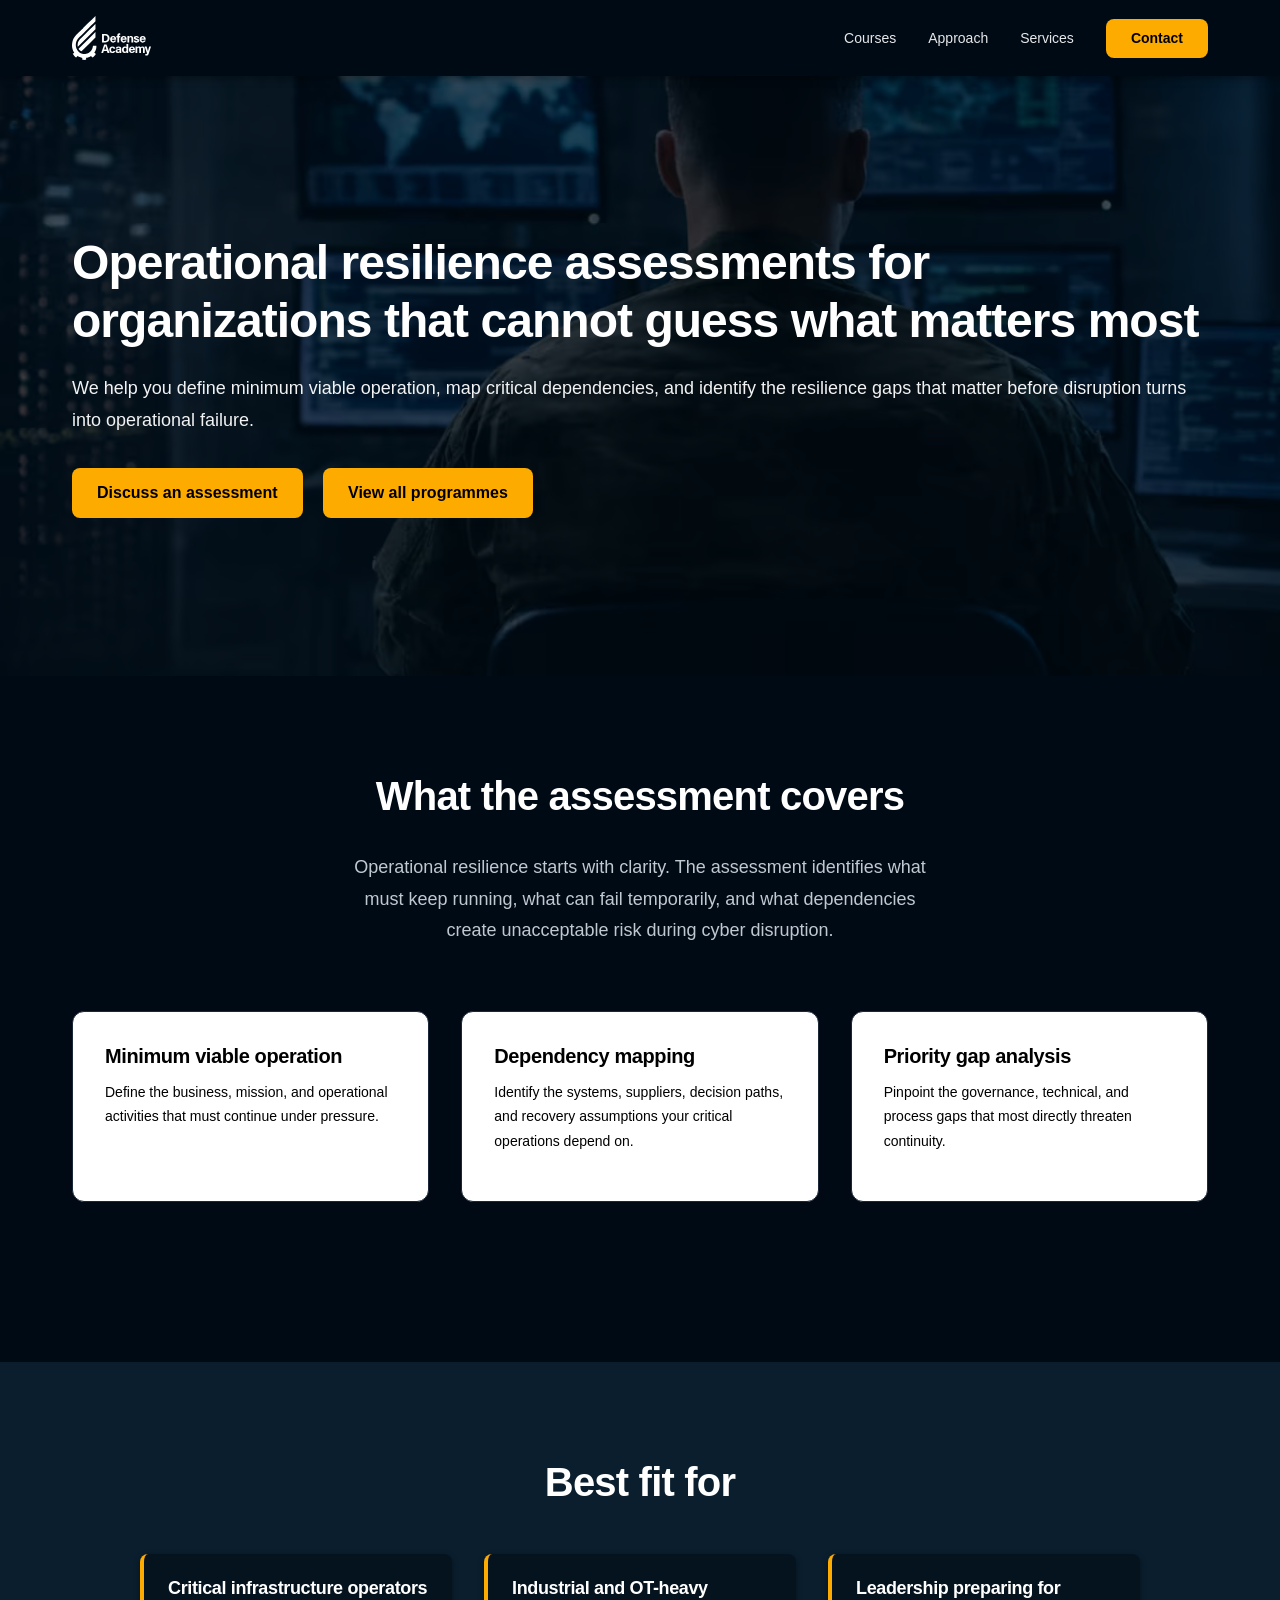
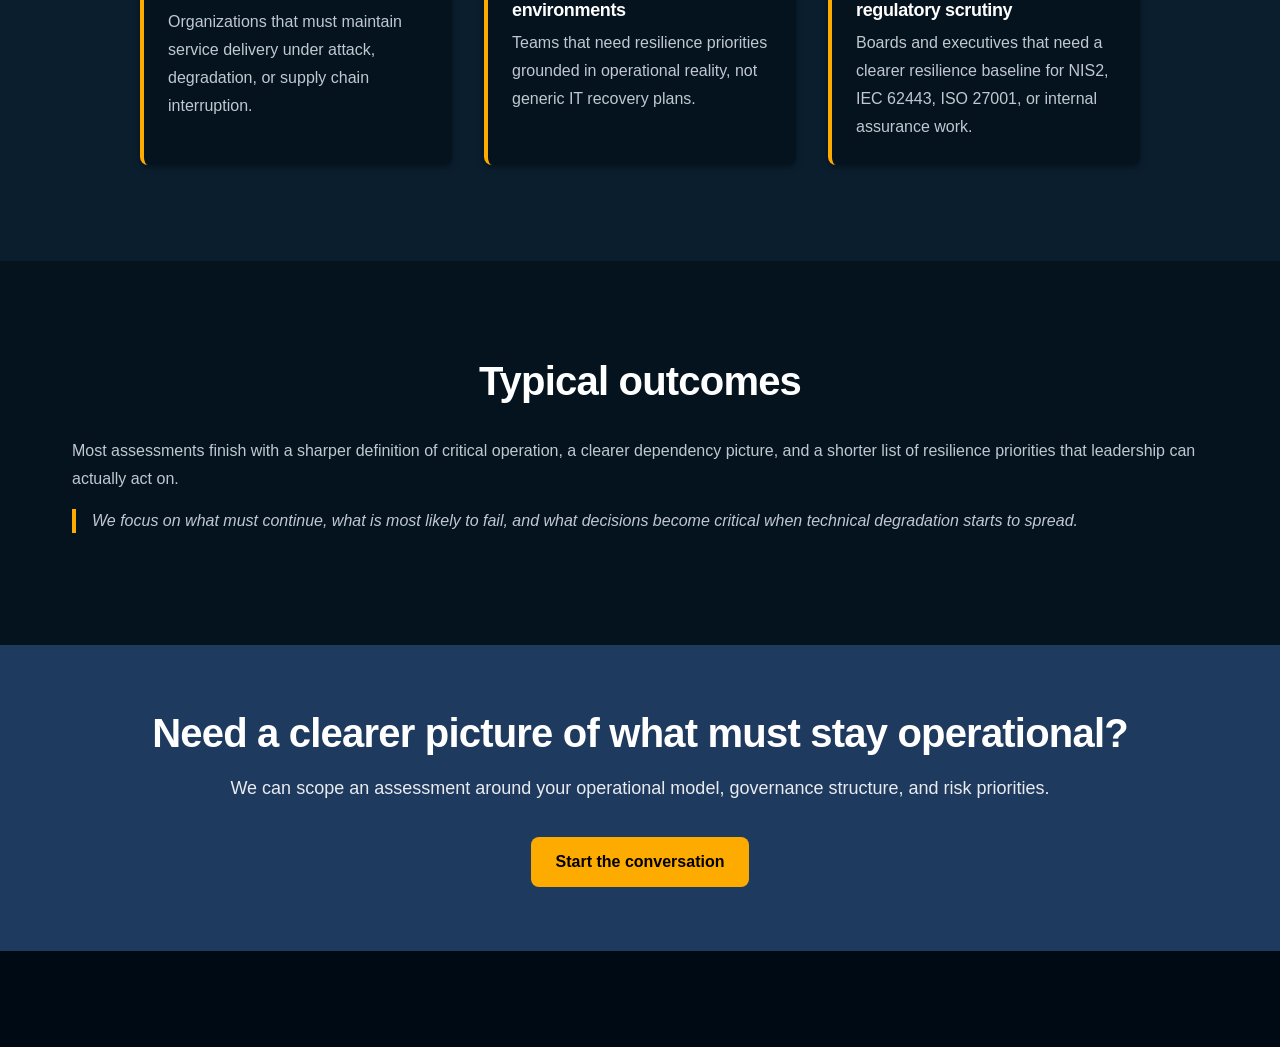
<file: DefenseAcademy/pages/operational-resilience-assessments.html>
<!DOCTYPE html>
<html lang="en">
<head>
  <meta charset="UTF-8">
  <meta name="viewport" content="width=device-width, initial-scale=1.0">
  <title>Operational Resilience Assessments | Defense Academy</title>
  <meta name="description" content="Operational resilience assessments for organizations that need to define critical operations, map dependencies, and prioritise recovery under cyber disruption.">
  <meta name="robots" content="index,follow,max-image-preview:large">
  <meta name="theme-color" content="#000a15">
  <link rel="canonical" href="https://defenseacademy.eu/pages/operational-resilience-assessments.html">
  <meta property="og:type" content="website">
  <meta property="og:site_name" content="Defense Academy">
  <meta property="og:locale" content="en_GB">
  <meta property="og:title" content="Operational Resilience Assessments | Defense Academy">
  <meta property="og:description" content="Define minimum viable operation, map critical dependencies, and identify resilience gaps before disruption turns into operational failure.">
  <meta property="og:url" content="https://defenseacademy.eu/pages/operational-resilience-assessments.html">
  <meta property="og:image" content="https://defenseacademy.eu/images/hero-1200.webp">
  <meta property="og:image:alt" content="Operational resilience assessments from Defense Academy">
  <meta name="twitter:card" content="summary_large_image">
  <meta name="twitter:title" content="Operational Resilience Assessments | Defense Academy">
  <meta name="twitter:description" content="Define minimum viable operation, map critical dependencies, and identify resilience gaps before disruption turns into operational failure.">
  <meta name="twitter:image" content="https://defenseacademy.eu/images/hero-1200.webp">
  <link
    rel="preload"
    as="image"
    href="../images/hero-768.avif"
    type="image/avif"
    imagesrcset="../images/hero-480.avif 480w, ../images/hero-768.avif 768w, ../images/hero-1200.avif 1200w"
    imagesizes="100vw">
  <link rel="stylesheet" href="../css/styles.css">
</head>
<body>
  <a href="#main-content" class="skip-link">Skip to main content</a>
  <header class="navbar">
    <div class="navbar-container">
      <a href="../index.html" class="navbar-logo" aria-label="Defense Academy home">
        <img
          src="../images/defense-academy-logo.svg"
          alt=""
          class="logo"
          width="176"
          height="99"
          decoding="async">
      </a>
      <button class="nav-toggle" type="button" aria-label="Open menu" aria-expanded="false" aria-controls="nav-menu">
        <span aria-hidden="true"></span>
        <span aria-hidden="true"></span>
        <span aria-hidden="true"></span>
      </button>
      <nav id="nav-menu" class="nav-menu" aria-label="Primary">
        <a href="courses.html" class="nav-link">Courses</a>
        <a href="../index.html#approach" class="nav-link">Approach</a>
        <a href="../index.html#services" class="nav-link">Services</a>
        <a href="../index.html#contact" class="nav-link nav-cta btn-contact">Contact</a>
      </nav>
    </div>
  </header>

  <main id="main-content" tabindex="-1">
    <section class="hero" aria-labelledby="hero-title">
      <picture class="hero-media">
        <source srcset="../images/hero-480.avif 480w, ../images/hero-768.avif 768w, ../images/hero-1200.avif 1200w" sizes="100vw" type="image/avif">
        <source srcset="../images/hero-480.webp 480w, ../images/hero-768.webp 768w, ../images/hero-1200.webp 1200w" sizes="100vw" type="image/webp">
        <img src="../images/hero-1200.webp" srcset="../images/hero-480.webp 480w, ../images/hero-768.webp 768w, ../images/hero-1200.webp 1200w" sizes="100vw" alt="" class="hero-image" width="1536" height="1024" fetchpriority="high" decoding="async">
      </picture>
      <div class="hero-content">
        <h1 id="hero-title">Operational resilience assessments for organizations that cannot guess what matters most</h1>
        <p class="hero-subtitle">We help you define minimum viable operation, map critical dependencies, and identify the resilience gaps that matter before disruption turns into operational failure.</p>
        <a href="../index.html#contact" class="btn btn-primary">Discuss an assessment</a>
        <a href="courses.html" class="btn btn-primary">View all programmes</a>
      </div>
    </section>

    <section class="courses-section" aria-labelledby="overview-title">
      <div class="container">
        <h2 id="overview-title">What the assessment covers</h2>
        <p class="section-intro">Operational resilience starts with clarity. The assessment identifies what must keep running, what can fail temporarily, and what dependencies create unacceptable risk during cyber disruption.</p>
        <div class="courses-grid">
          <div class="course-card">
            <h3>Minimum viable operation</h3>
            <p>Define the business, mission, and operational activities that must continue under pressure.</p>
          </div>
          <div class="course-card">
            <h3>Dependency mapping</h3>
            <p>Identify the systems, suppliers, decision paths, and recovery assumptions your critical operations depend on.</p>
          </div>
          <div class="course-card">
            <h3>Priority gap analysis</h3>
            <p>Pinpoint the governance, technical, and process gaps that most directly threaten continuity.</p>
          </div>
        </div>
      </div>
    </section>

    <section class="services-section" aria-labelledby="fit-title">
      <div class="container">
        <h2 id="fit-title">Best fit for</h2>
        <ul class="services-list">
          <li><h3>Critical infrastructure operators</h3><p>Organizations that must maintain service delivery under attack, degradation, or supply chain interruption.</p></li>
          <li><h3>Industrial and OT-heavy environments</h3><p>Teams that need resilience priorities grounded in operational reality, not generic IT recovery plans.</p></li>
          <li><h3>Leadership preparing for regulatory scrutiny</h3><p>Boards and executives that need a clearer resilience baseline for NIS2, IEC 62443, ISO 27001, or internal assurance work.</p></li>
        </ul>
      </div>
    </section>

    <section class="approach-section" aria-labelledby="outcomes-title">
      <div class="container">
        <h2 id="outcomes-title">Typical outcomes</h2>
        <p>Most assessments finish with a sharper definition of critical operation, a clearer dependency picture, and a shorter list of resilience priorities that leadership can actually act on.</p>
        <blockquote>We focus on what must continue, what is most likely to fail, and what decisions become critical when technical degradation starts to spread.</blockquote>
      </div>
    </section>

    <section class="cta-section">
      <div class="container">
        <h2>Need a clearer picture of what must stay operational?</h2>
        <p>We can scope an assessment around your operational model, governance structure, and risk priorities.</p>
        <a href="../index.html#contact" class="btn btn-primary">Start the conversation</a>
      </div>
    </section>
  </main>

  <footer class="footer">
    <div class="container">
    </div>
  </footer>

  <script src="../js/nav.js" defer></script>
</body>
</html>
</file>
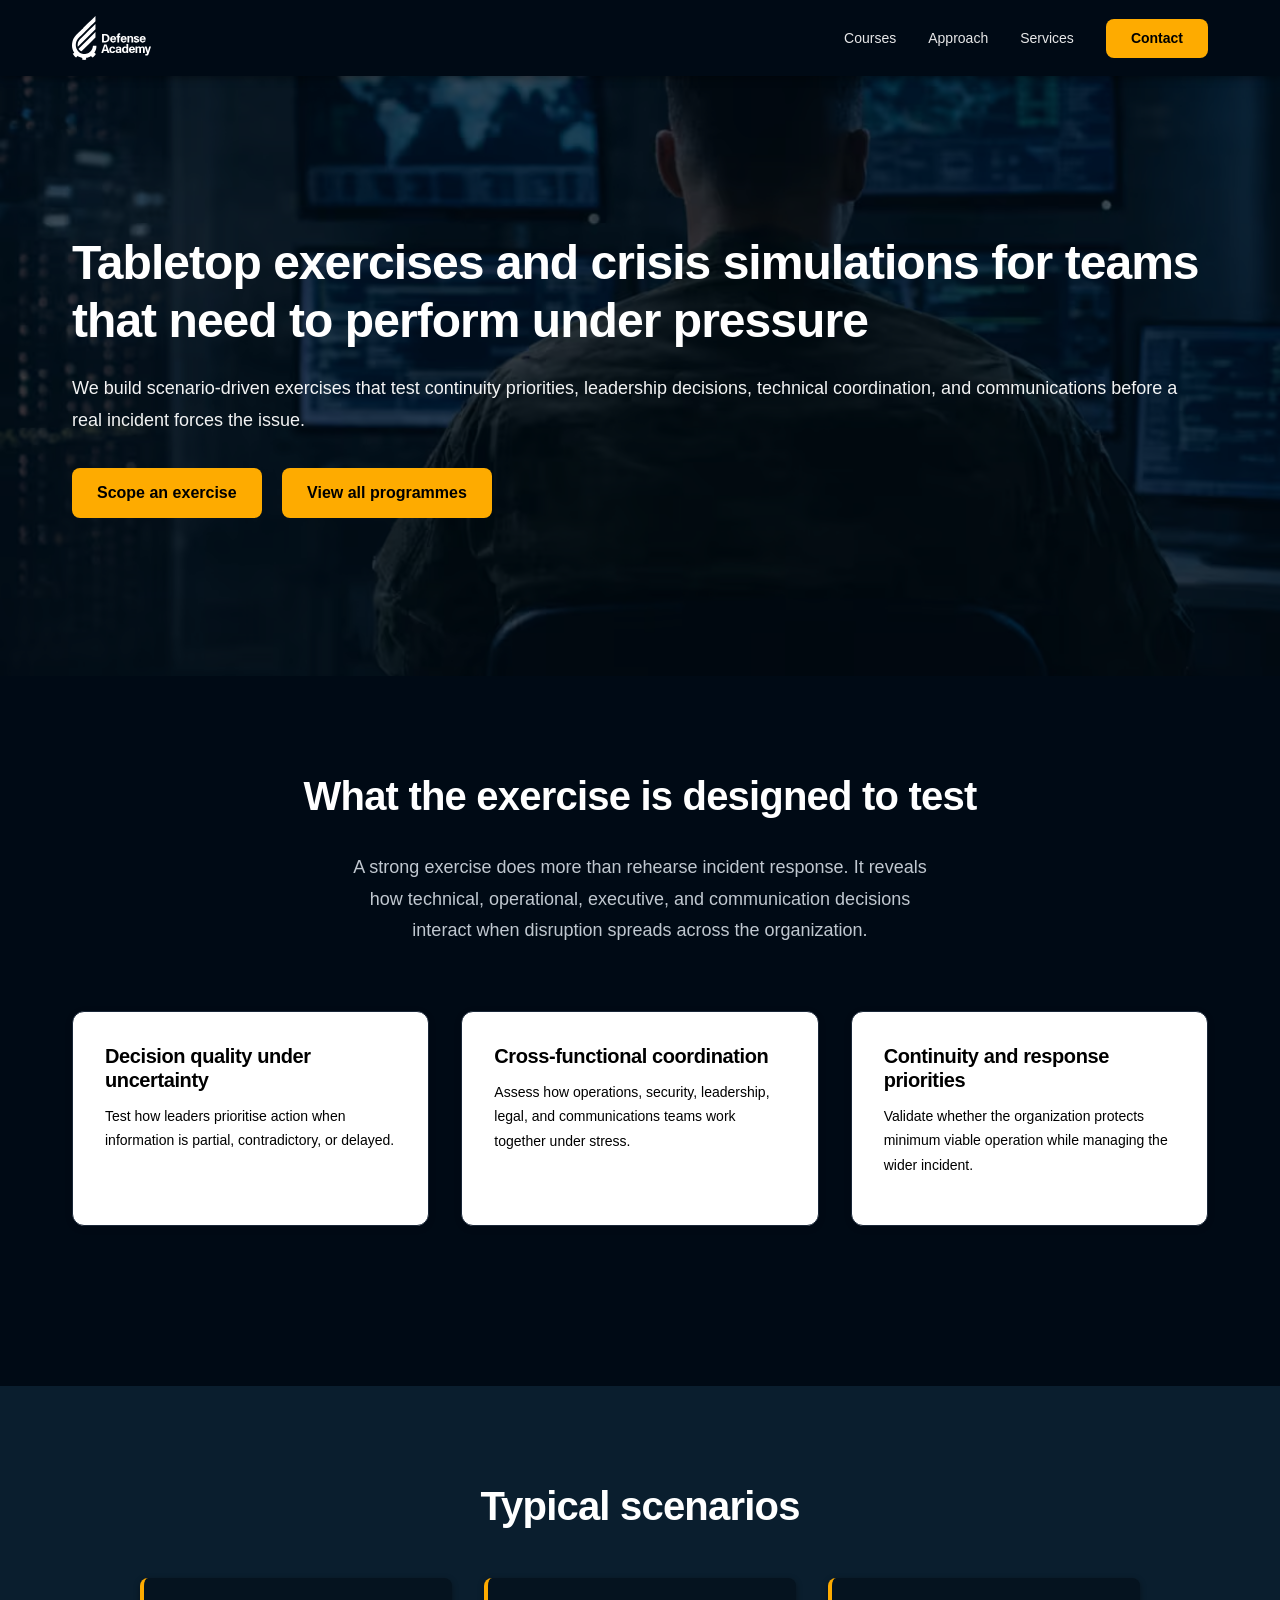
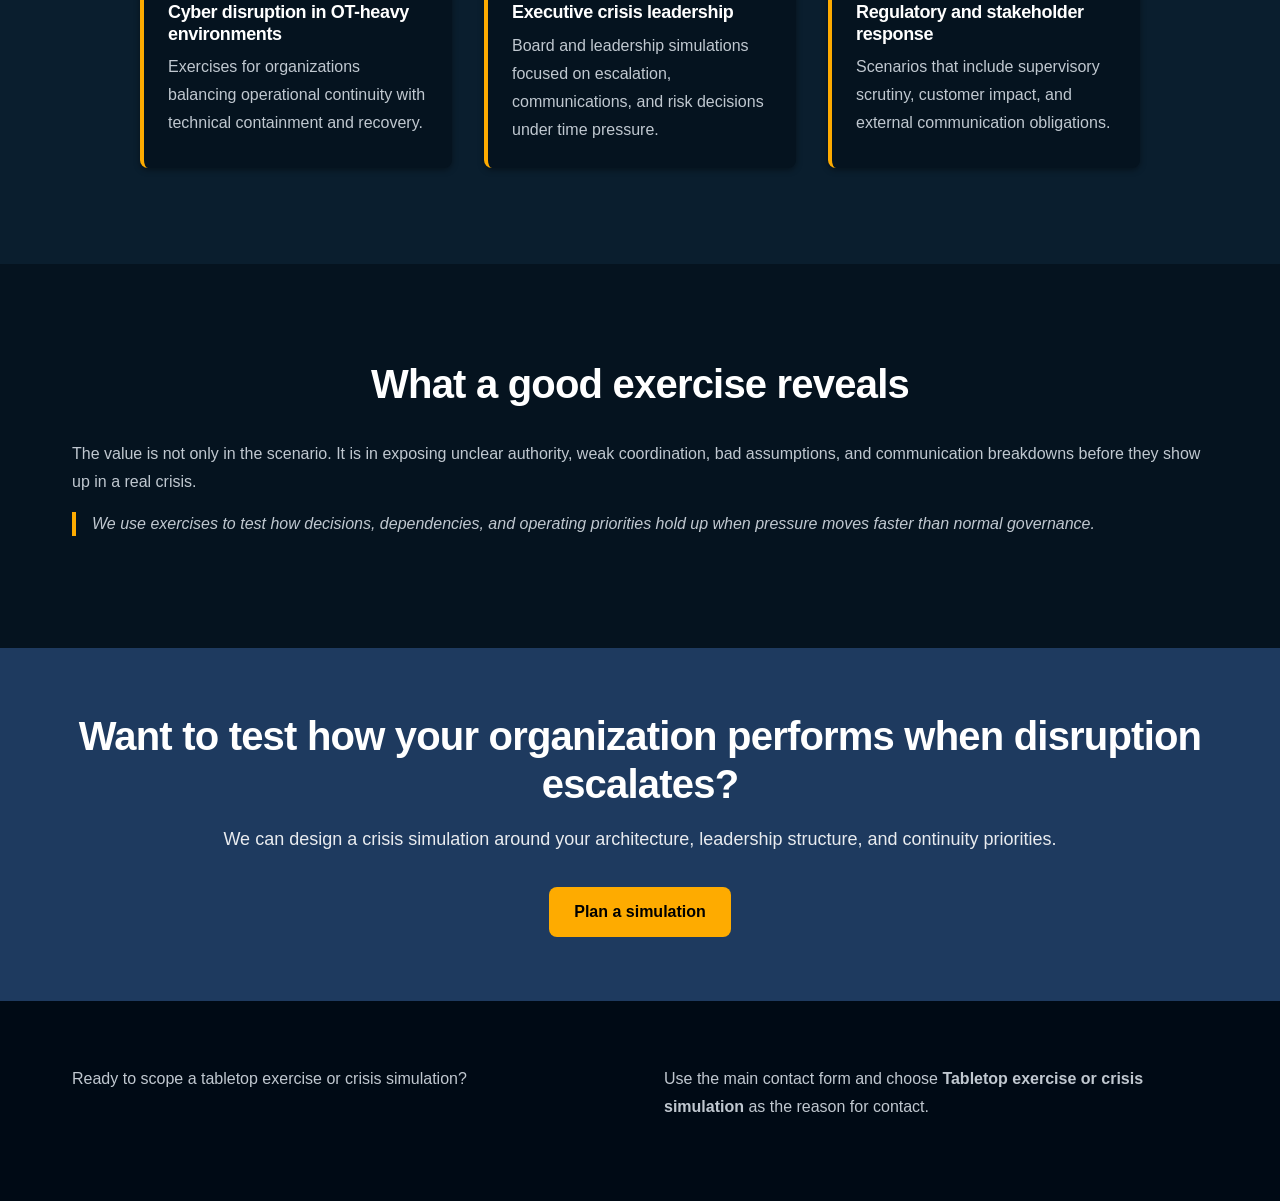
<file: DefenseAcademy/pages/tabletop-exercises-crisis-simulations.html>
<!DOCTYPE html>
<html lang="en">
<head>
  <meta charset="UTF-8">
  <meta name="viewport" content="width=device-width, initial-scale=1.0">
  <title>Tabletop Exercises and Crisis Simulations | Defense Academy</title>
  <meta name="description" content="Tabletop exercises and crisis simulations for cyber disruption, OT incidents, executive decision making, and cross-functional resilience under pressure.">
  <meta name="robots" content="index,follow,max-image-preview:large">
  <meta name="theme-color" content="#000a15">
  <link rel="canonical" href="https://defenseacademy.eu/pages/tabletop-exercises-crisis-simulations.html">
  <meta property="og:type" content="website">
  <meta property="og:site_name" content="Defense Academy">
  <meta property="og:locale" content="en_GB">
  <meta property="og:title" content="Tabletop Exercises and Crisis Simulations | Defense Academy">
  <meta property="og:description" content="Scenario-driven exercises that test continuity, decision quality, crisis leadership, and cross-functional coordination during cyber and OT disruption.">
  <meta property="og:url" content="https://defenseacademy.eu/pages/tabletop-exercises-crisis-simulations.html">
  <meta property="og:image" content="https://defenseacademy.eu/images/hero-1200.webp">
  <meta property="og:image:alt" content="Tabletop exercises and crisis simulations from Defense Academy">
  <meta name="twitter:card" content="summary_large_image">
  <meta name="twitter:title" content="Tabletop Exercises and Crisis Simulations | Defense Academy">
  <meta name="twitter:description" content="Scenario-driven exercises that test continuity, decision quality, crisis leadership, and cross-functional coordination during cyber and OT disruption.">
  <meta name="twitter:image" content="https://defenseacademy.eu/images/hero-1200.webp">
  <link
    rel="preload"
    as="image"
    href="../images/hero-768.avif"
    type="image/avif"
    imagesrcset="../images/hero-480.avif 480w, ../images/hero-768.avif 768w, ../images/hero-1200.avif 1200w"
    imagesizes="100vw">
  <link rel="stylesheet" href="../css/styles.css">
</head>
<body>
  <a href="#main-content" class="skip-link">Skip to main content</a>
  <header class="navbar">
    <div class="navbar-container">
      <a href="../index.html" class="navbar-logo" aria-label="Defense Academy home">
        <img src="../images/defense-academy-logo.svg" alt="" class="logo" width="176" height="99" decoding="async">
      </a>
      <button class="nav-toggle" type="button" aria-label="Open menu" aria-expanded="false" aria-controls="nav-menu">
        <span aria-hidden="true"></span>
        <span aria-hidden="true"></span>
        <span aria-hidden="true"></span>
      </button>
      <nav id="nav-menu" class="nav-menu" aria-label="Primary">
        <a href="courses.html" class="nav-link">Courses</a>
        <a href="../index.html#approach" class="nav-link">Approach</a>
        <a href="../index.html#services" class="nav-link">Services</a>
        <a href="../index.html#contact" class="nav-link nav-cta btn-contact">Contact</a>
      </nav>
    </div>
  </header>

  <main id="main-content" tabindex="-1">
    <section class="hero" aria-labelledby="hero-title">
      <picture class="hero-media">
        <source srcset="../images/hero-480.avif 480w, ../images/hero-768.avif 768w, ../images/hero-1200.avif 1200w" sizes="100vw" type="image/avif">
        <source srcset="../images/hero-480.webp 480w, ../images/hero-768.webp 768w, ../images/hero-1200.webp 1200w" sizes="100vw" type="image/webp">
        <img src="../images/hero-1200.webp" srcset="../images/hero-480.webp 480w, ../images/hero-768.webp 768w, ../images/hero-1200.webp 1200w" sizes="100vw" alt="" class="hero-image" width="1536" height="1024" fetchpriority="high" decoding="async">
      </picture>
      <div class="hero-content">
        <h1 id="hero-title">Tabletop exercises and crisis simulations for teams that need to perform under pressure</h1>
        <p class="hero-subtitle">We build scenario-driven exercises that test continuity priorities, leadership decisions, technical coordination, and communications before a real incident forces the issue.</p>
        <a href="../index.html#contact" class="btn btn-primary">Scope an exercise</a>
        <a href="courses.html" class="btn btn-primary">View all programmes</a>
      </div>
    </section>

    <section class="courses-section" aria-labelledby="exercise-title">
      <div class="container">
        <h2 id="exercise-title">What the exercise is designed to test</h2>
        <p class="section-intro">A strong exercise does more than rehearse incident response. It reveals how technical, operational, executive, and communication decisions interact when disruption spreads across the organization.</p>
        <div class="courses-grid">
          <div class="course-card">
            <h3>Decision quality under uncertainty</h3>
            <p>Test how leaders prioritise action when information is partial, contradictory, or delayed.</p>
          </div>
          <div class="course-card">
            <h3>Cross-functional coordination</h3>
            <p>Assess how operations, security, leadership, legal, and communications teams work together under stress.</p>
          </div>
          <div class="course-card">
            <h3>Continuity and response priorities</h3>
            <p>Validate whether the organization protects minimum viable operation while managing the wider incident.</p>
          </div>
        </div>
      </div>
    </section>

    <section class="services-section" aria-labelledby="scenario-title">
      <div class="container">
        <h2 id="scenario-title">Typical scenarios</h2>
        <ul class="services-list">
          <li><h3>Cyber disruption in OT-heavy environments</h3><p>Exercises for organizations balancing operational continuity with technical containment and recovery.</p></li>
          <li><h3>Executive crisis leadership</h3><p>Board and leadership simulations focused on escalation, communications, and risk decisions under time pressure.</p></li>
          <li><h3>Regulatory and stakeholder response</h3><p>Scenarios that include supervisory scrutiny, customer impact, and external communication obligations.</p></li>
        </ul>
      </div>
    </section>

    <section class="approach-section" aria-labelledby="exercise-outcome-title">
      <div class="container">
        <h2 id="exercise-outcome-title">What a good exercise reveals</h2>
        <p>The value is not only in the scenario. It is in exposing unclear authority, weak coordination, bad assumptions, and communication breakdowns before they show up in a real crisis.</p>
        <blockquote>We use exercises to test how decisions, dependencies, and operating priorities hold up when pressure moves faster than normal governance.</blockquote>
      </div>
    </section>

    <section class="cta-section">
      <div class="container">
        <h2>Want to test how your organization performs when disruption escalates?</h2>
        <p>We can design a crisis simulation around your architecture, leadership structure, and continuity priorities.</p>
        <a href="../index.html#contact" class="btn btn-primary">Plan a simulation</a>
      </div>
    </section>
  </main>

  <footer class="footer">
    <div class="container">
      <div class="footer-content">
        <p>Ready to scope a tabletop exercise or crisis simulation?</p>
        <p><a href="../index.html#contact">Use the main contact form</a> and choose <strong>Tabletop exercise or crisis simulation</strong> as the reason for contact.</p>
      </div>
    </div>
  </footer>

  <script src="../js/nav.js" defer></script>
</body>
</html>
</file>
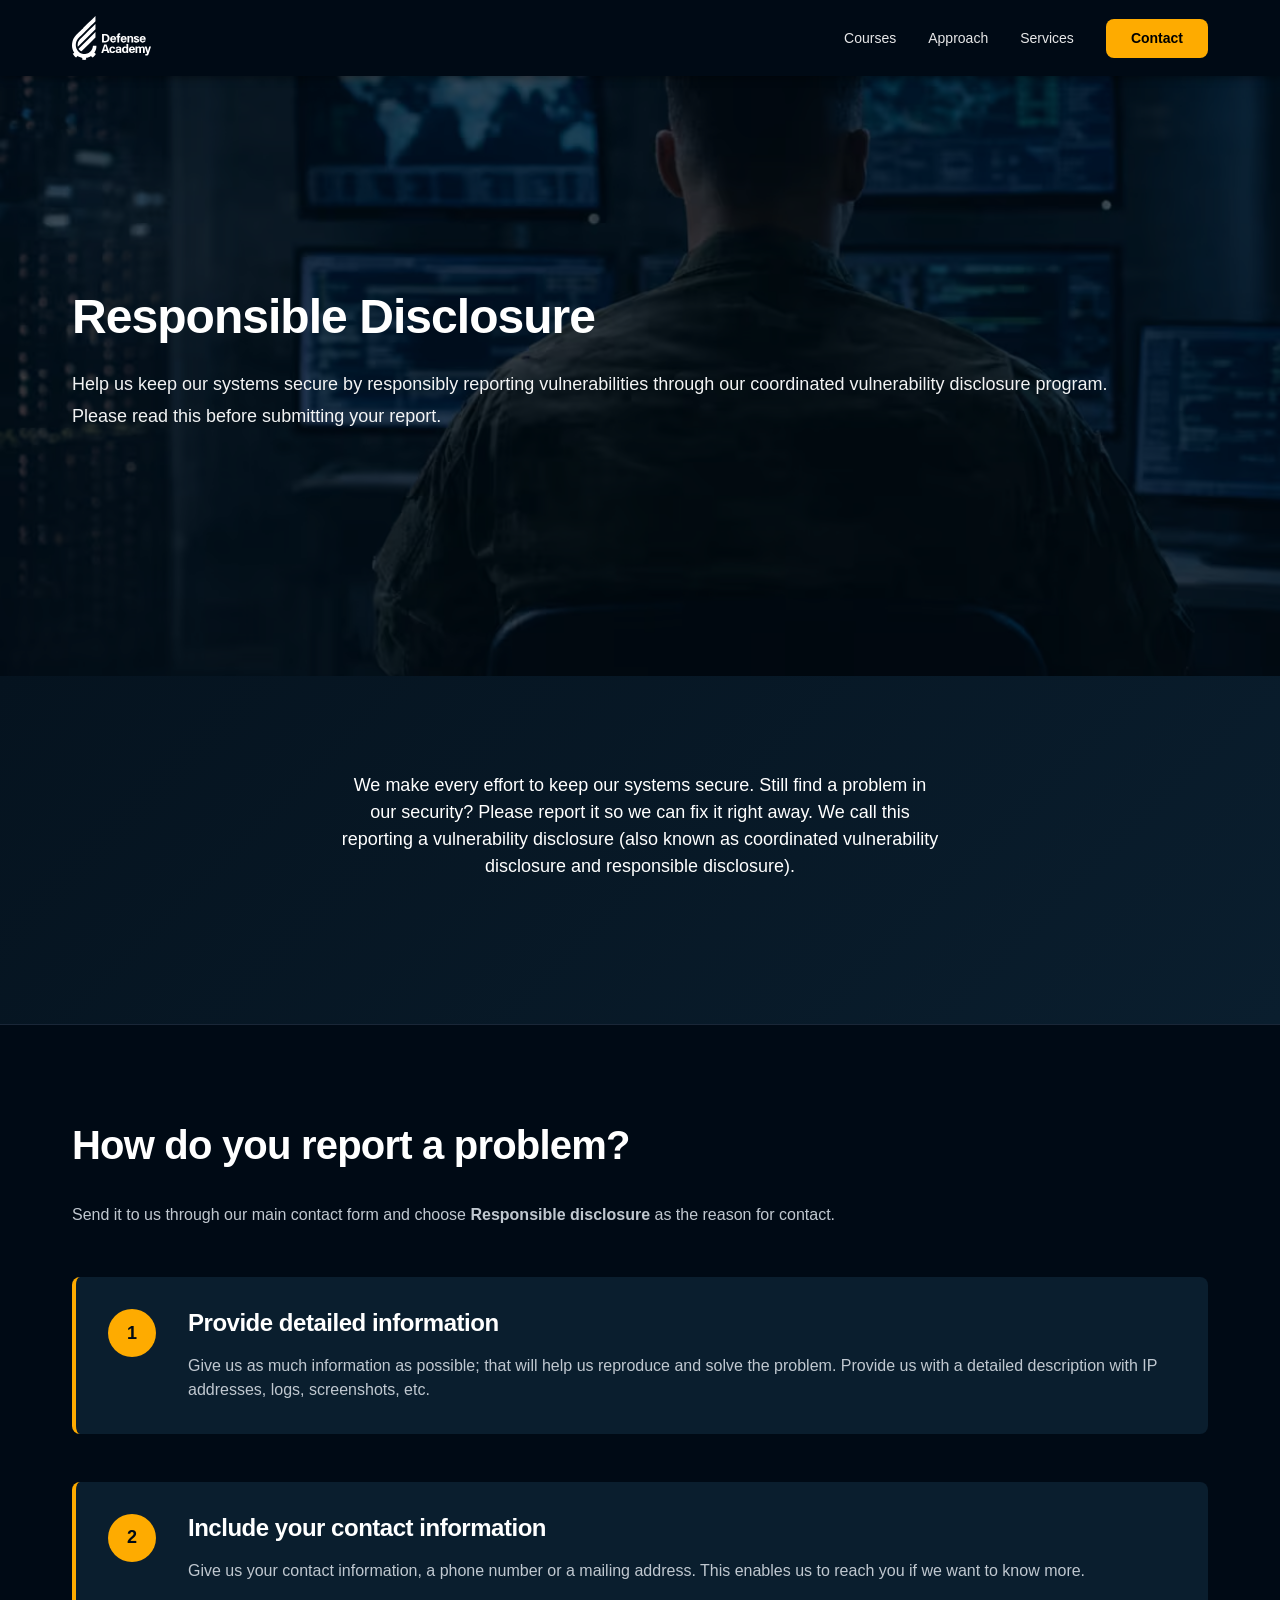
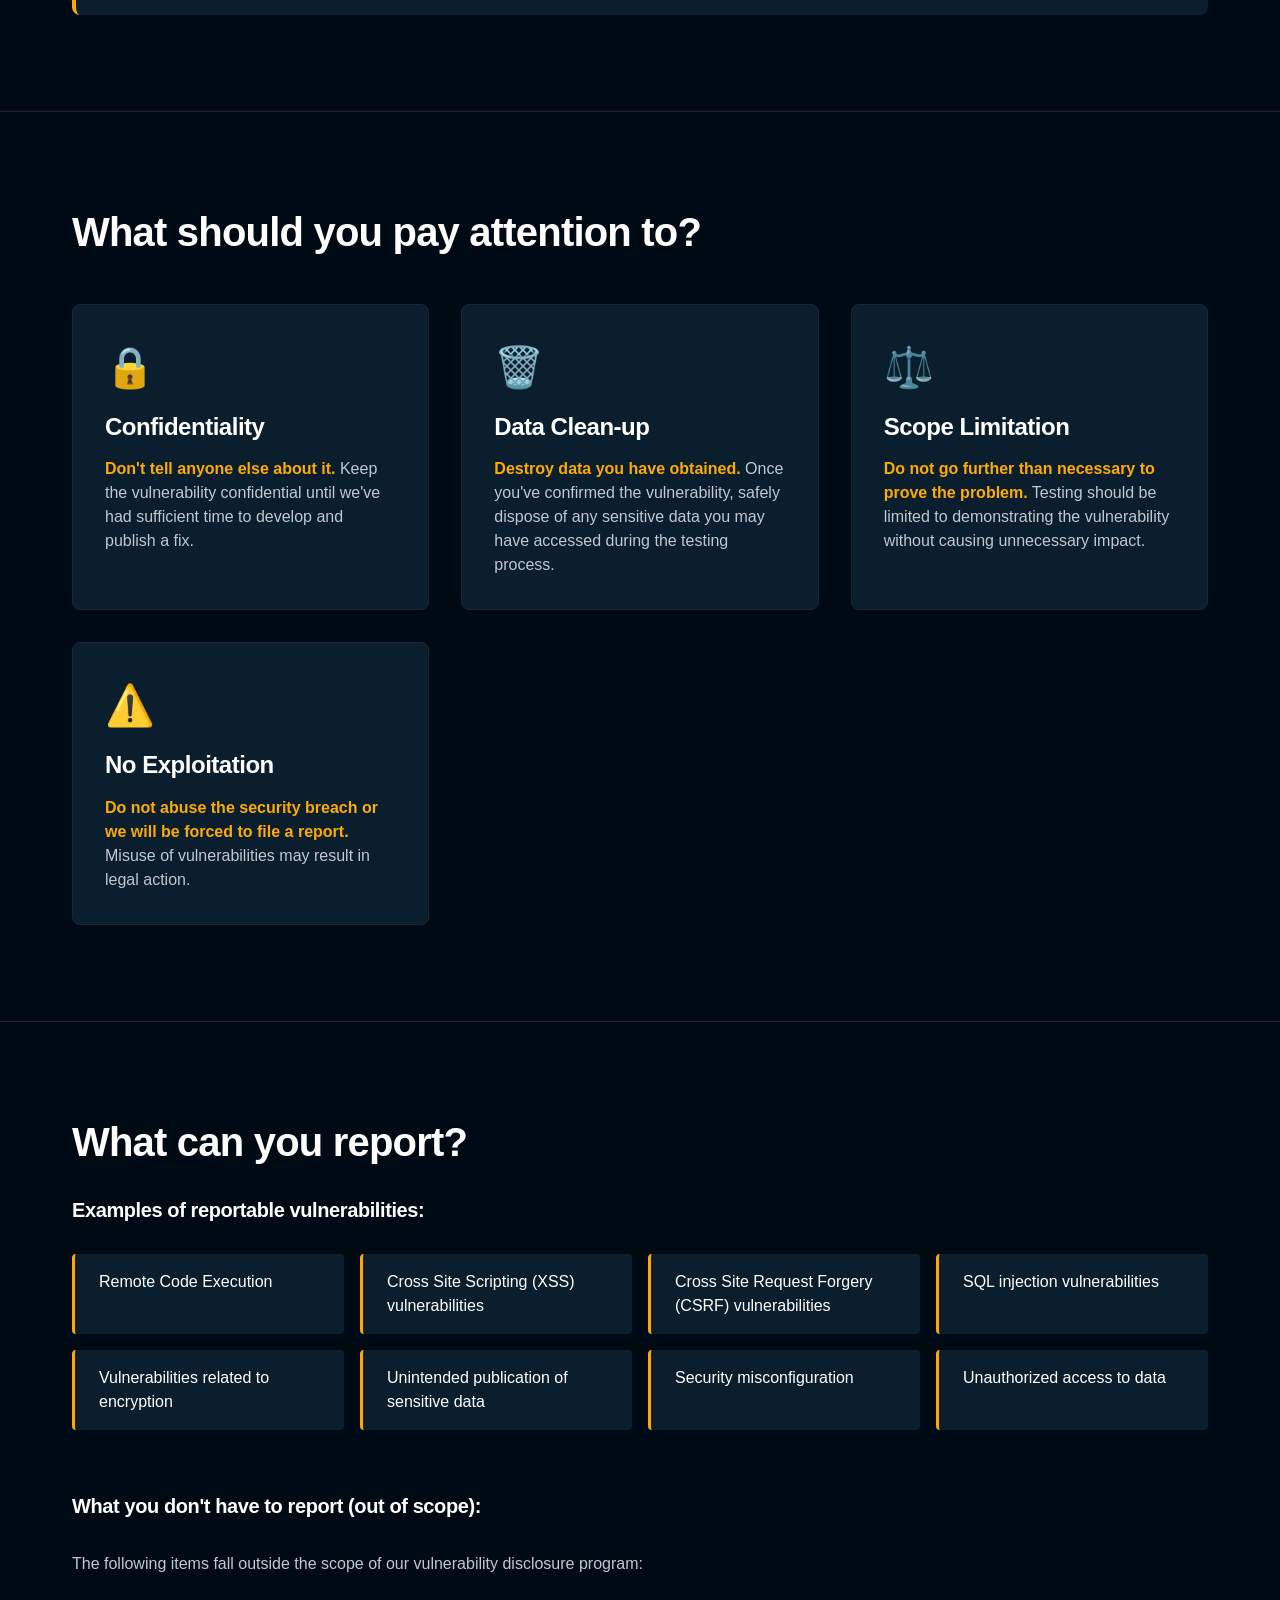
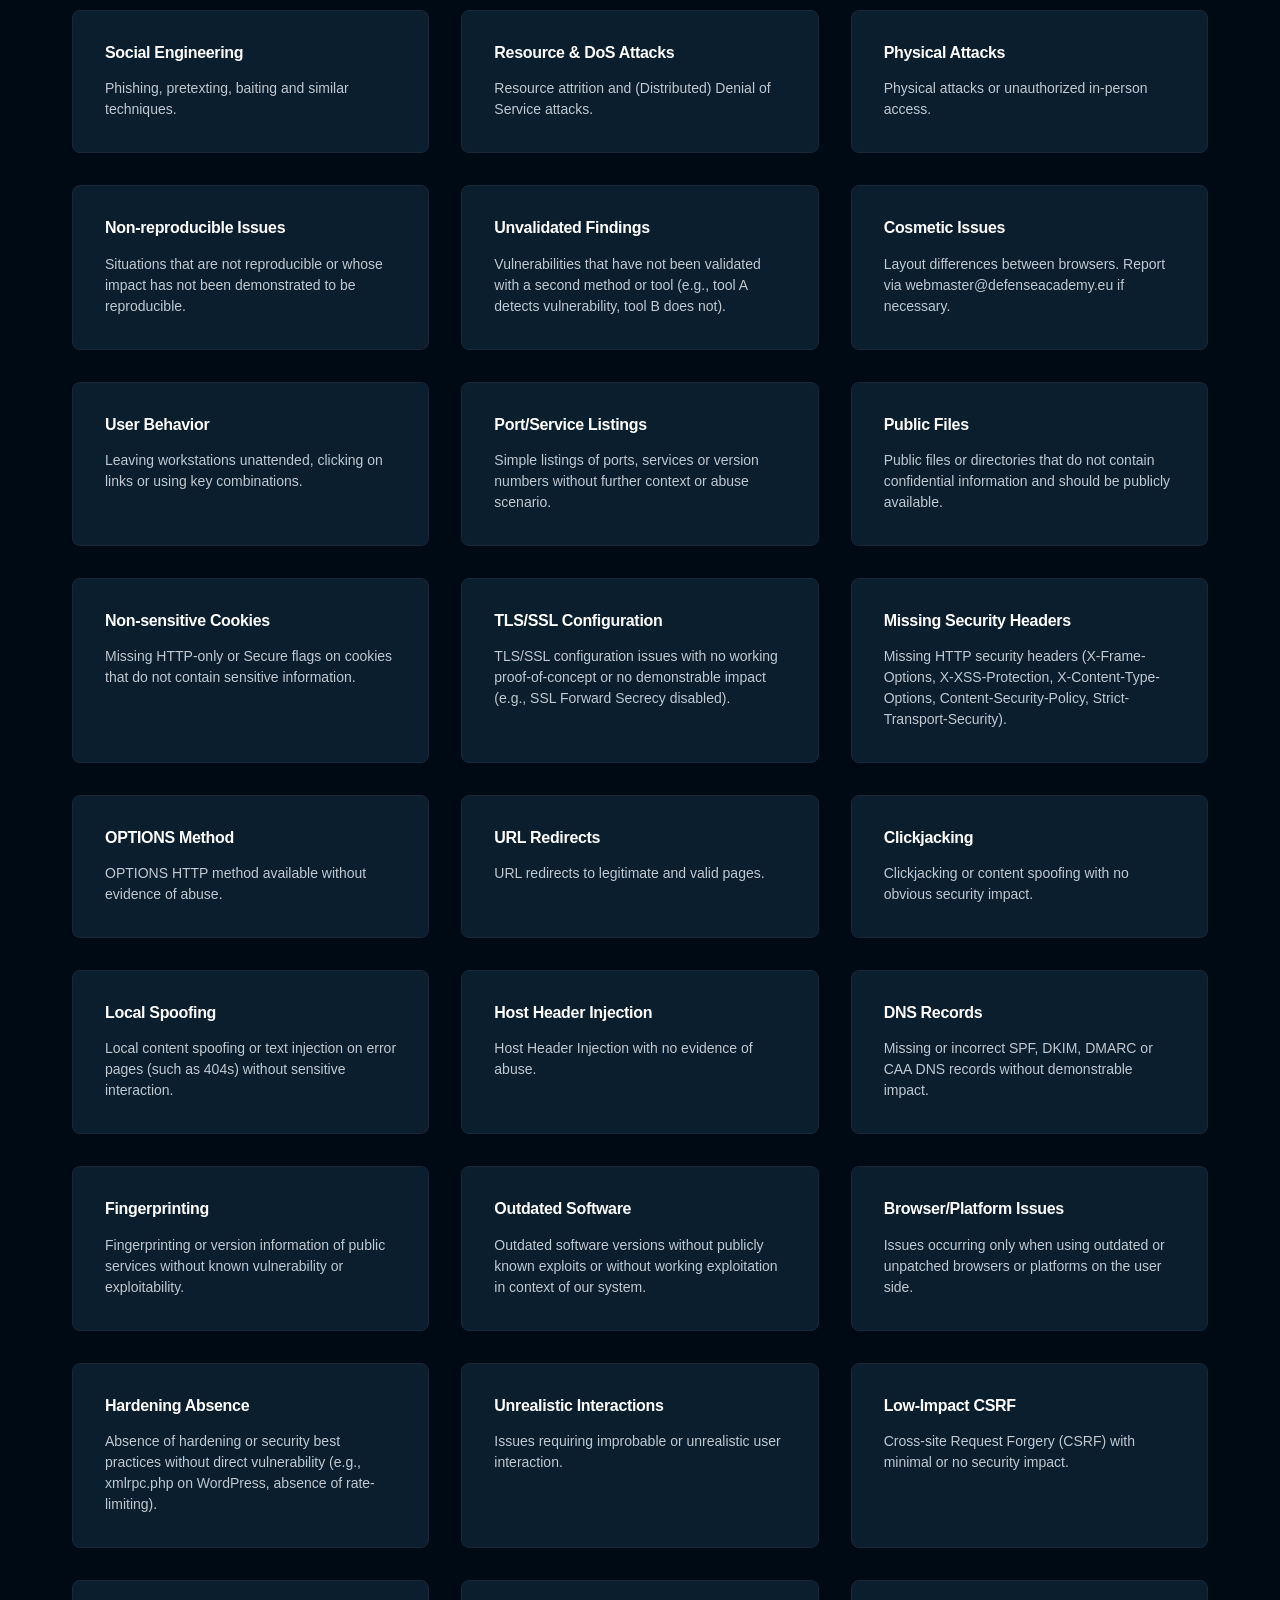
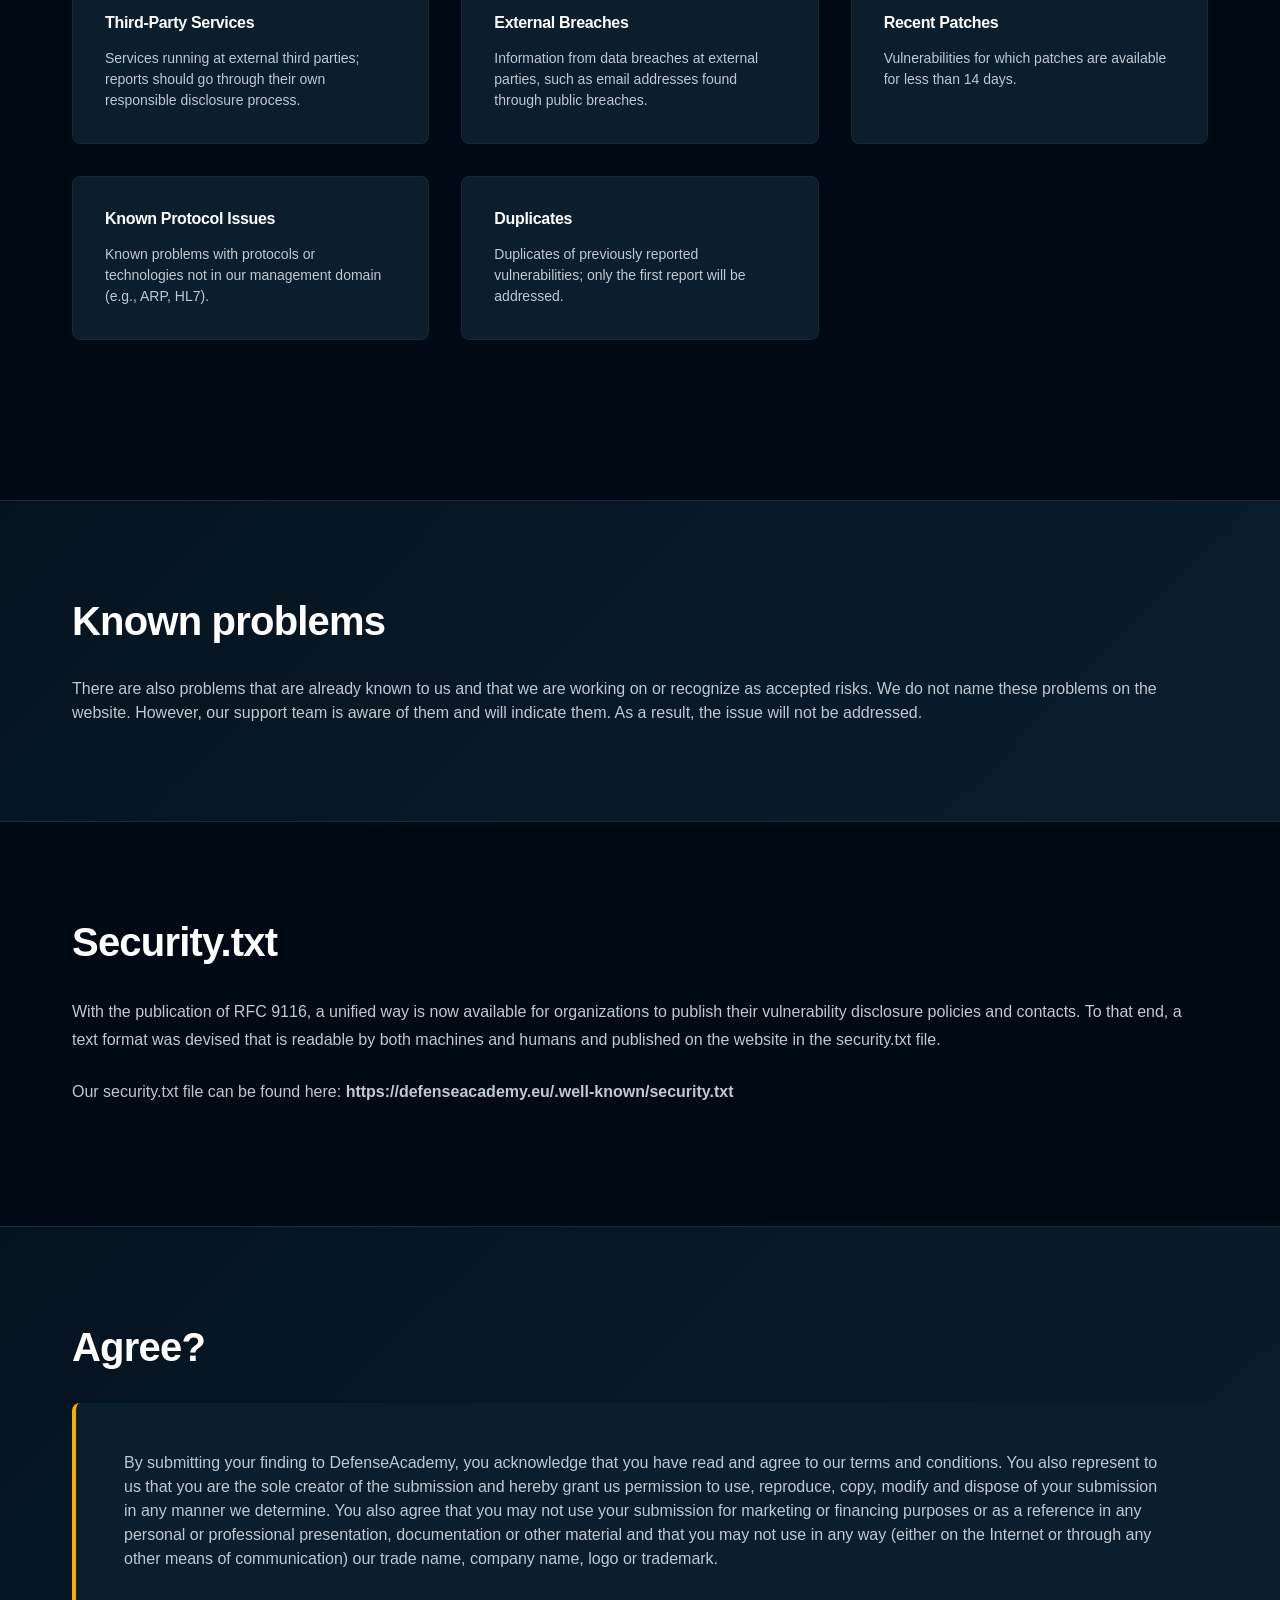
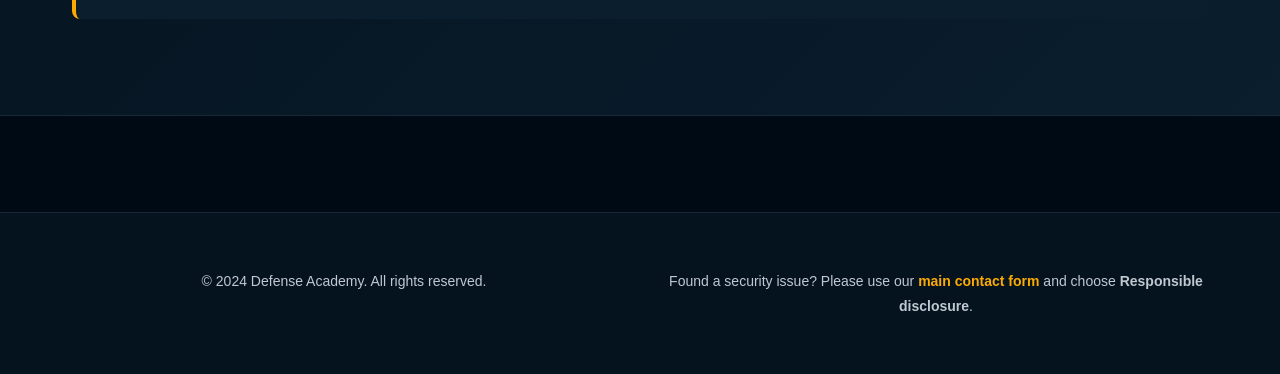
<file: DefenseAcademy/security/disclosure-policy.html>
<!DOCTYPE html>
<html lang="en">
<head>
  <meta charset="UTF-8">
  <meta name="viewport" content="width=device-width, initial-scale=1.0">
  <title>Responsible Disclosure Policy | Defense Academy</title>
  <meta name="description" content="Read Defense Academy's responsible disclosure policy for coordinated vulnerability reporting, scope expectations, and security contact guidance.">
  <meta name="robots" content="index,follow,max-image-preview:large">
  <meta name="theme-color" content="#000a15">
  <link rel="canonical" href="https://defenseacademy.eu/security/disclosure-policy.html">
  <meta property="og:type" content="article">
  <meta property="og:site_name" content="Defense Academy">
  <meta property="og:locale" content="en_GB">
  <meta property="og:title" content="Responsible Disclosure Policy | Defense Academy">
  <meta property="og:description" content="Guidance for coordinated vulnerability disclosure, reporting expectations, and security contact details for Defense Academy.">
  <meta property="og:url" content="https://defenseacademy.eu/security/disclosure-policy.html">
  <meta property="og:image" content="https://defenseacademy.eu/images/hero-1200.webp">
  <meta property="og:image:alt" content="Defense Academy responsible disclosure policy">
  <meta name="twitter:card" content="summary_large_image">
  <meta name="twitter:title" content="Responsible Disclosure Policy | Defense Academy">
  <meta name="twitter:description" content="Guidance for coordinated vulnerability disclosure, reporting expectations, and security contact details for Defense Academy.">
  <meta name="twitter:image" content="https://defenseacademy.eu/images/hero-1200.webp">
  <link
    rel="preload"
    as="image"
    href="../images/hero-768.avif"
    type="image/avif"
    imagesrcset="../images/hero-480.avif 480w, ../images/hero-768.avif 768w, ../images/hero-1200.avif 1200w"
    imagesizes="100vw">
  <link rel="stylesheet" href="../css/styles.css">
  <link rel="stylesheet" href="../css/disclosure.css">
</head>
<body class="security-page">
  <a href="#main-content" class="skip-link">Skip to main content</a>
  <header class="navbar">
    <div class="navbar-container">
      <a href="../index.html" class="navbar-logo" aria-label="Defense Academy home">
        <img
          src="../images/defense-academy-logo.svg"
          alt=""
          class="logo"
          width="176"
          height="99"
          decoding="async">
       </a>
      <button class="nav-toggle" type="button" aria-label="Open menu" aria-expanded="false" aria-controls="nav-menu">
        <span aria-hidden="true"></span>
        <span aria-hidden="true"></span>
        <span aria-hidden="true"></span>
      </button>
      <nav id="nav-menu" class="nav-menu" aria-label="Primary">
        <a href="../pages/courses.html" class="nav-link">Courses</a>
        <a href="../index.html#approach" class="nav-link">Approach</a>
        <a href="../index.html#services" class="nav-link">Services</a>
        <a href="../index.html#contact" class="nav-link nav-cta btn-contact">Contact</a>
      </nav>
    </div>
  </header>

  <main id="main-content" tabindex="-1">
    <section class="hero" id="hero" aria-labelledby="hero-title">
      <picture class="hero-media">
        <source
          srcset="../images/hero-480.avif 480w, ../images/hero-768.avif 768w, ../images/hero-1200.avif 1200w"
          sizes="100vw"
          type="image/avif">
        <source
          srcset="../images/hero-480.webp 480w, ../images/hero-768.webp 768w, ../images/hero-1200.webp 1200w"
          sizes="100vw"
          type="image/webp">
        <img
          src="../images/hero-1200.webp"
          srcset="../images/hero-480.webp 480w, ../images/hero-768.webp 768w, ../images/hero-1200.webp 1200w"
          sizes="100vw"
          alt=""
          class="hero-image"
          width="1536"
          height="1024"
          fetchpriority="high"
          decoding="async">
      </picture>
      <div class="hero-content">
        <h1 id="hero-title">Responsible Disclosure</h1>
        <p class="hero-subtitle">Help us keep our systems secure by responsibly reporting vulnerabilities through our coordinated vulnerability disclosure program.<br>Please read this before submitting your report.</p>
      </div>
    </section>

    <section class="disclosure-section" id="disclosure" aria-labelledby="disclosure-intro">
      <div class="container">
        <p class="section-intro" id="disclosure-intro">We make every effort to keep our systems secure. Still find a problem in our security? Please report it so we can fix it right away. We call this reporting a vulnerability disclosure (also known as coordinated vulnerability disclosure and responsible disclosure).</p>
      </div>
    </section>

    <section class="reporting-section">
      <div class="container">
        <h2>How do you report a problem?</h2>
        <p>Send it to us through our <a href="https://defenseacademy.eu/#contact">main contact form</a> and choose <strong>Responsible disclosure</strong> as the reason for contact.</p>
        
        <div class="disclosure-list">
          <div class="disclosure-item">
            <div class="disclosure-number">1</div>
            <div class="disclosure-content">
              <h3>Provide detailed information</h3>
              <p>Give us as much information as possible; that will help us reproduce and solve the problem. Provide us with a detailed description with IP addresses, logs, screenshots, etc.</p>
            </div>
          </div>
          <div class="disclosure-item">
            <div class="disclosure-number">2</div>
            <div class="disclosure-content">
              <h3>Include your contact information</h3>
              <p>Give us your contact information, a phone number or a mailing address. This enables us to reach you if we want to know more.</p>
            </div>
          </div>
        </div>
      </div>
    </section>

    <section class="guidelines-section">
      <div class="container">
        <h2>What should you pay attention to?</h2>
        
        <div class="guidelines-grid">
          <div class="guideline-card">
            <div class="guideline-icon" aria-hidden="true">🔒</div>
            <h3>Confidentiality</h3>
            <p><strong>Don't tell anyone else about it.</strong> Keep the vulnerability confidential until we've had sufficient time to develop and publish a fix.</p>
          </div>
          <div class="guideline-card">
            <div class="guideline-icon" aria-hidden="true">🗑️</div>
            <h3>Data Clean-up</h3>
            <p><strong>Destroy data you have obtained.</strong> Once you've confirmed the vulnerability, safely dispose of any sensitive data you may have accessed during the testing process.</p>
          </div>
          <div class="guideline-card">
            <div class="guideline-icon" aria-hidden="true">⚖️</div>
            <h3>Scope Limitation</h3>
            <p><strong>Do not go further than necessary to prove the problem.</strong> Testing should be limited to demonstrating the vulnerability without causing unnecessary impact.</p>
          </div>
          <div class="guideline-card">
            <div class="guideline-icon" aria-hidden="true">⚠️</div>
            <h3>No Exploitation</h3>
            <p><strong>Do not abuse the security breach or we will be forced to file a report.</strong> Misuse of vulnerabilities may result in legal action.</p>
          </div>
        </div>
      </div>
    </section>

    <section class="scope-section">
      <div class="container">
        <h2>What can you report?</h2>
        
        <div class="scope-content">
          <h3>Examples of reportable vulnerabilities:</h3>
          <ul class="vulnerability-list">
            <li>Remote Code Execution</li>
            <li>Cross Site Scripting (XSS) vulnerabilities</li>
            <li>Cross Site Request Forgery (CSRF) vulnerabilities</li>
            <li>SQL injection vulnerabilities</li>
            <li>Vulnerabilities related to encryption</li>
            <li>Unintended publication of sensitive data</li>
            <li>Security misconfiguration</li>
            <li>Unauthorized access to data</li>
          </ul>
        </div>

        <div class="scope-content">
          <h3>What you don't have to report (out of scope):</h3>
          <p class="scope-intro">The following items fall outside the scope of our vulnerability disclosure program:</p>
          
          <div class="out-of-scope-grid">
            <div class="out-of-scope-item">
              <h4>Social Engineering</h4>
              <p>Phishing, pretexting, baiting and similar techniques.</p>
            </div>
            <div class="out-of-scope-item">
              <h4>Resource & DoS Attacks</h4>
              <p>Resource attrition and (Distributed) Denial of Service attacks.</p>
            </div>
            <div class="out-of-scope-item">
              <h4>Physical Attacks</h4>
              <p>Physical attacks or unauthorized in-person access.</p>
            </div>
            <div class="out-of-scope-item">
              <h4>Non-reproducible Issues</h4>
              <p>Situations that are not reproducible or whose impact has not been demonstrated to be reproducible.</p>
            </div>
            <div class="out-of-scope-item">
              <h4>Unvalidated Findings</h4>
              <p>Vulnerabilities that have not been validated with a second method or tool (e.g., tool A detects vulnerability, tool B does not).</p>
            </div>
            <div class="out-of-scope-item">
              <h4>Cosmetic Issues</h4>
              <p>Layout differences between browsers. Report via webmaster@defenseacademy.eu if necessary.</p>
            </div>
            <div class="out-of-scope-item">
              <h4>User Behavior</h4>
              <p>Leaving workstations unattended, clicking on links or using key combinations.</p>
            </div>
            <div class="out-of-scope-item">
              <h4>Port/Service Listings</h4>
              <p>Simple listings of ports, services or version numbers without further context or abuse scenario.</p>
            </div>
            <div class="out-of-scope-item">
              <h4>Public Files</h4>
              <p>Public files or directories that do not contain confidential information and should be publicly available.</p>
            </div>
            <div class="out-of-scope-item">
              <h4>Non-sensitive Cookies</h4>
              <p>Missing HTTP-only or Secure flags on cookies that do not contain sensitive information.</p>
            </div>
            <div class="out-of-scope-item">
              <h4>TLS/SSL Configuration</h4>
              <p>TLS/SSL configuration issues with no working proof-of-concept or no demonstrable impact (e.g., SSL Forward Secrecy disabled).</p>
            </div>
            <div class="out-of-scope-item">
              <h4>Missing Security Headers</h4>
              <p>Missing HTTP security headers (X-Frame-Options, X-XSS-Protection, X-Content-Type-Options, Content-Security-Policy, Strict-Transport-Security).</p>
            </div>
            <div class="out-of-scope-item">
              <h4>OPTIONS Method</h4>
              <p>OPTIONS HTTP method available without evidence of abuse.</p>
            </div>
            <div class="out-of-scope-item">
              <h4>URL Redirects</h4>
              <p>URL redirects to legitimate and valid pages.</p>
            </div>
            <div class="out-of-scope-item">
              <h4>Clickjacking</h4>
              <p>Clickjacking or content spoofing with no obvious security impact.</p>
            </div>
            <div class="out-of-scope-item">
              <h4>Local Spoofing</h4>
              <p>Local content spoofing or text injection on error pages (such as 404s) without sensitive interaction.</p>
            </div>
            <div class="out-of-scope-item">
              <h4>Host Header Injection</h4>
              <p>Host Header Injection with no evidence of abuse.</p>
            </div>
            <div class="out-of-scope-item">
              <h4>DNS Records</h4>
              <p>Missing or incorrect SPF, DKIM, DMARC or CAA DNS records without demonstrable impact.</p>
            </div>
            <div class="out-of-scope-item">
              <h4>Fingerprinting</h4>
              <p>Fingerprinting or version information of public services without known vulnerability or exploitability.</p>
            </div>
            <div class="out-of-scope-item">
              <h4>Outdated Software</h4>
              <p>Outdated software versions without publicly known exploits or without working exploitation in context of our system.</p>
            </div>
            <div class="out-of-scope-item">
              <h4>Browser/Platform Issues</h4>
              <p>Issues occurring only when using outdated or unpatched browsers or platforms on the user side.</p>
            </div>
            <div class="out-of-scope-item">
              <h4>Hardening Absence</h4>
              <p>Absence of hardening or security best practices without direct vulnerability (e.g., xmlrpc.php on WordPress, absence of rate-limiting).</p>
            </div>
            <div class="out-of-scope-item">
              <h4>Unrealistic Interactions</h4>
              <p>Issues requiring improbable or unrealistic user interaction.</p>
            </div>
            <div class="out-of-scope-item">
              <h4>Low-Impact CSRF</h4>
              <p>Cross-site Request Forgery (CSRF) with minimal or no security impact.</p>
            </div>
            <div class="out-of-scope-item">
              <h4>Third-Party Services</h4>
              <p>Services running at external third parties; reports should go through their own responsible disclosure process.</p>
            </div>
            <div class="out-of-scope-item">
              <h4>External Breaches</h4>
              <p>Information from data breaches at external parties, such as email addresses found through public breaches.</p>
            </div>
            <div class="out-of-scope-item">
              <h4>Recent Patches</h4>
              <p>Vulnerabilities for which patches are available for less than 14 days.</p>
            </div>
            <div class="out-of-scope-item">
              <h4>Known Protocol Issues</h4>
              <p>Known problems with protocols or technologies not in our management domain (e.g., ARP, HL7).</p>
            </div>
            <div class="out-of-scope-item">
              <h4>Duplicates</h4>
              <p>Duplicates of previously reported vulnerabilities; only the first report will be addressed.</p>
            </div>
          </div>
        </div>
      </div>
    </section>

    <section class="known-issues-section">
      <div class="container">
        <h2>Known problems</h2>
        <p>There are also problems that are already known to us and that we are working on or recognize as accepted risks. We do not name these problems on the website. However, our support team is aware of them and will indicate them. As a result, the issue will not be addressed.</p>
      </div>
    </section>

    <section class="security-txt-section">
      <div class="container">
        <h2>Security.txt</h2>
        <p>With the publication of RFC 9116, a unified way is now available for organizations to publish their vulnerability disclosure policies and contacts. To that end, a text format was devised that is readable by both machines and humans and published on the website in the security.txt file.</p>
        <p>Our security.txt file can be found here: <a href="https://defenseacademy.eu/.well-known/security.txt" target="_blank" rel="noopener noreferrer">https://defenseacademy.eu/.well-known/security.txt</a></p>
      </div>
    </section>

    <section class="agreement-section">
      <div class="container">
        <h2>Agree?</h2>
        <div class="agreement-content">
          <p>By submitting your finding to DefenseAcademy, you acknowledge that you have read and agree to our terms and conditions. You also represent to us that you are the sole creator of the submission and hereby grant us permission to use, reproduce, copy, modify and dispose of your submission in any manner we determine. You also agree that you may not use your submission for marketing or financing purposes or as a reference in any personal or professional presentation, documentation or other material and that you may not use in any way (either on the Internet or through any other means of communication) our trade name, company name, logo or trademark.</p>
        </div>
      </div>
    </section>

  </main>

  <footer class="footer">
    <div class="footer-content">
      <p>&copy; 2024 Defense Academy. All rights reserved.</p>
      <p>Found a security issue? Please use our <a href="https://defenseacademy.eu/#contact">main contact form</a> and choose <strong>Responsible disclosure</strong>.</p>
    </div>
  </footer>

  <script src="../js/nav.js" defer></script>
</body>
</html>
</file>
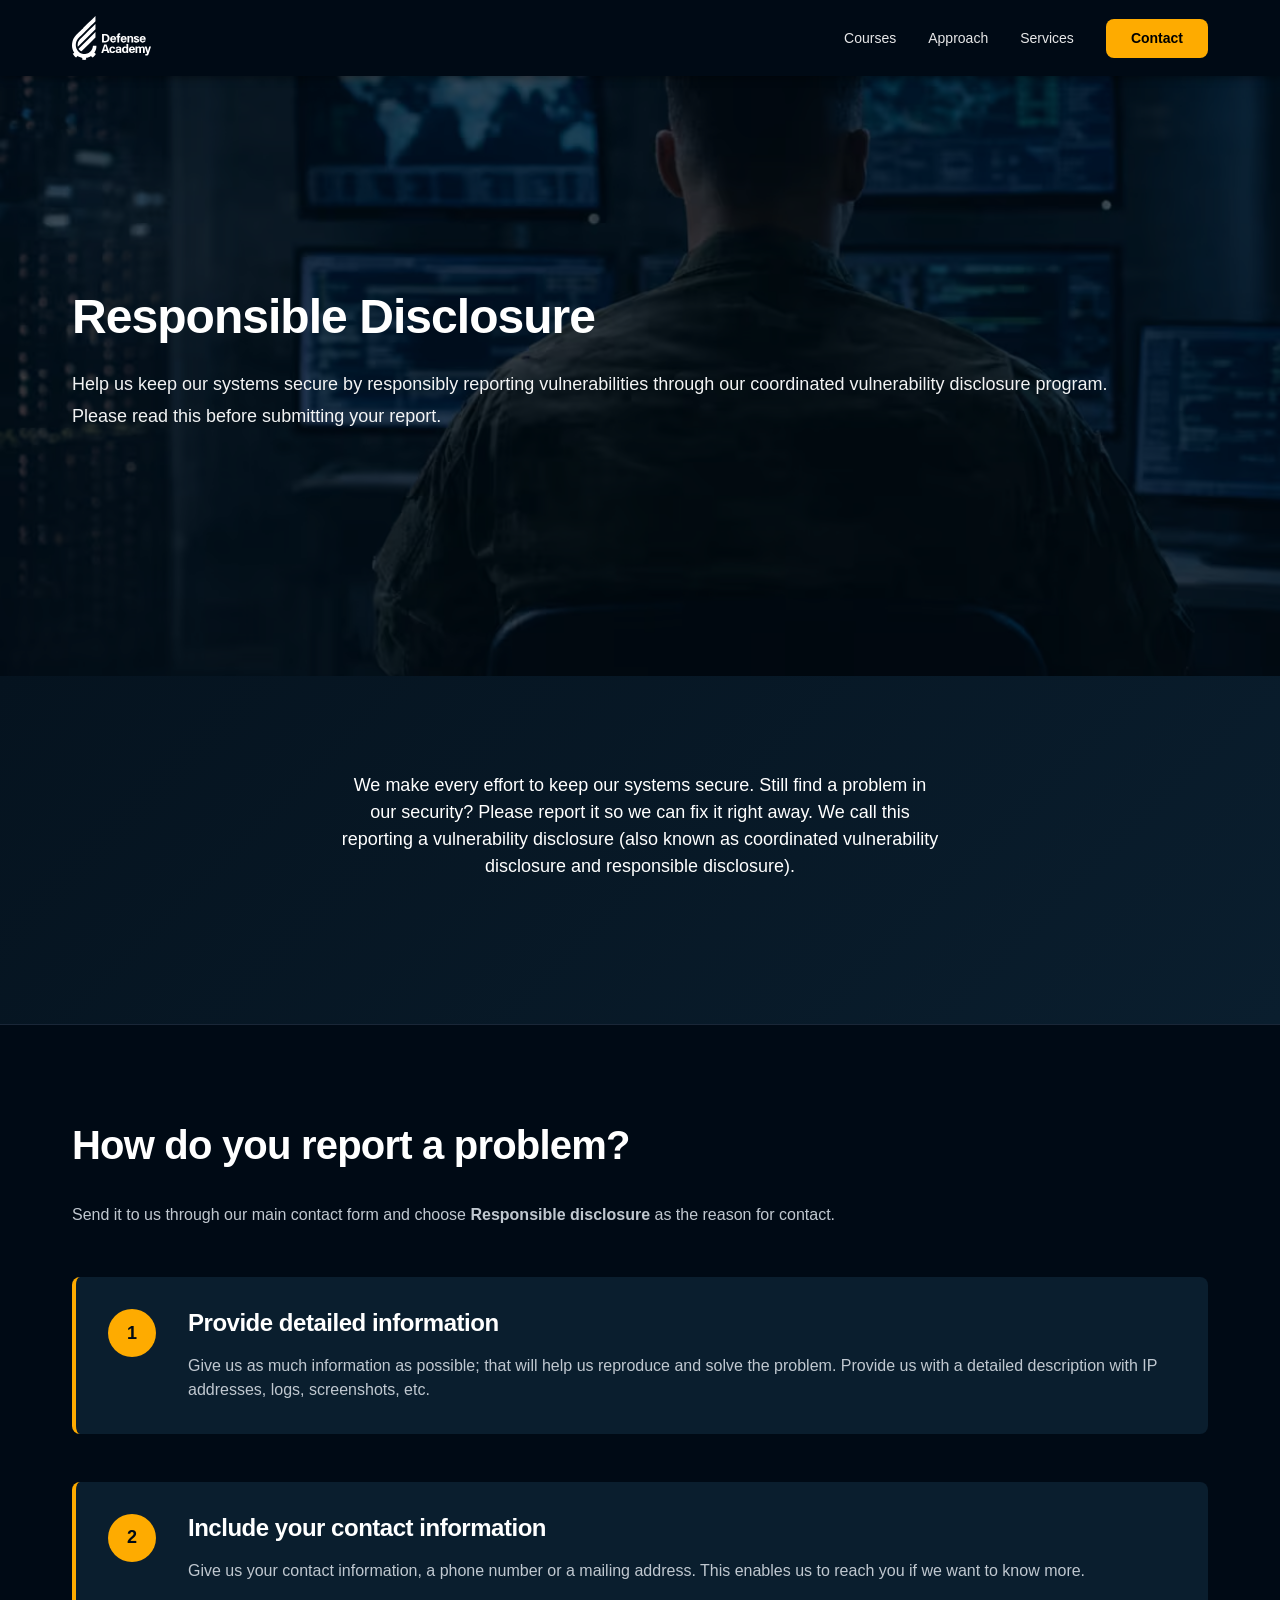
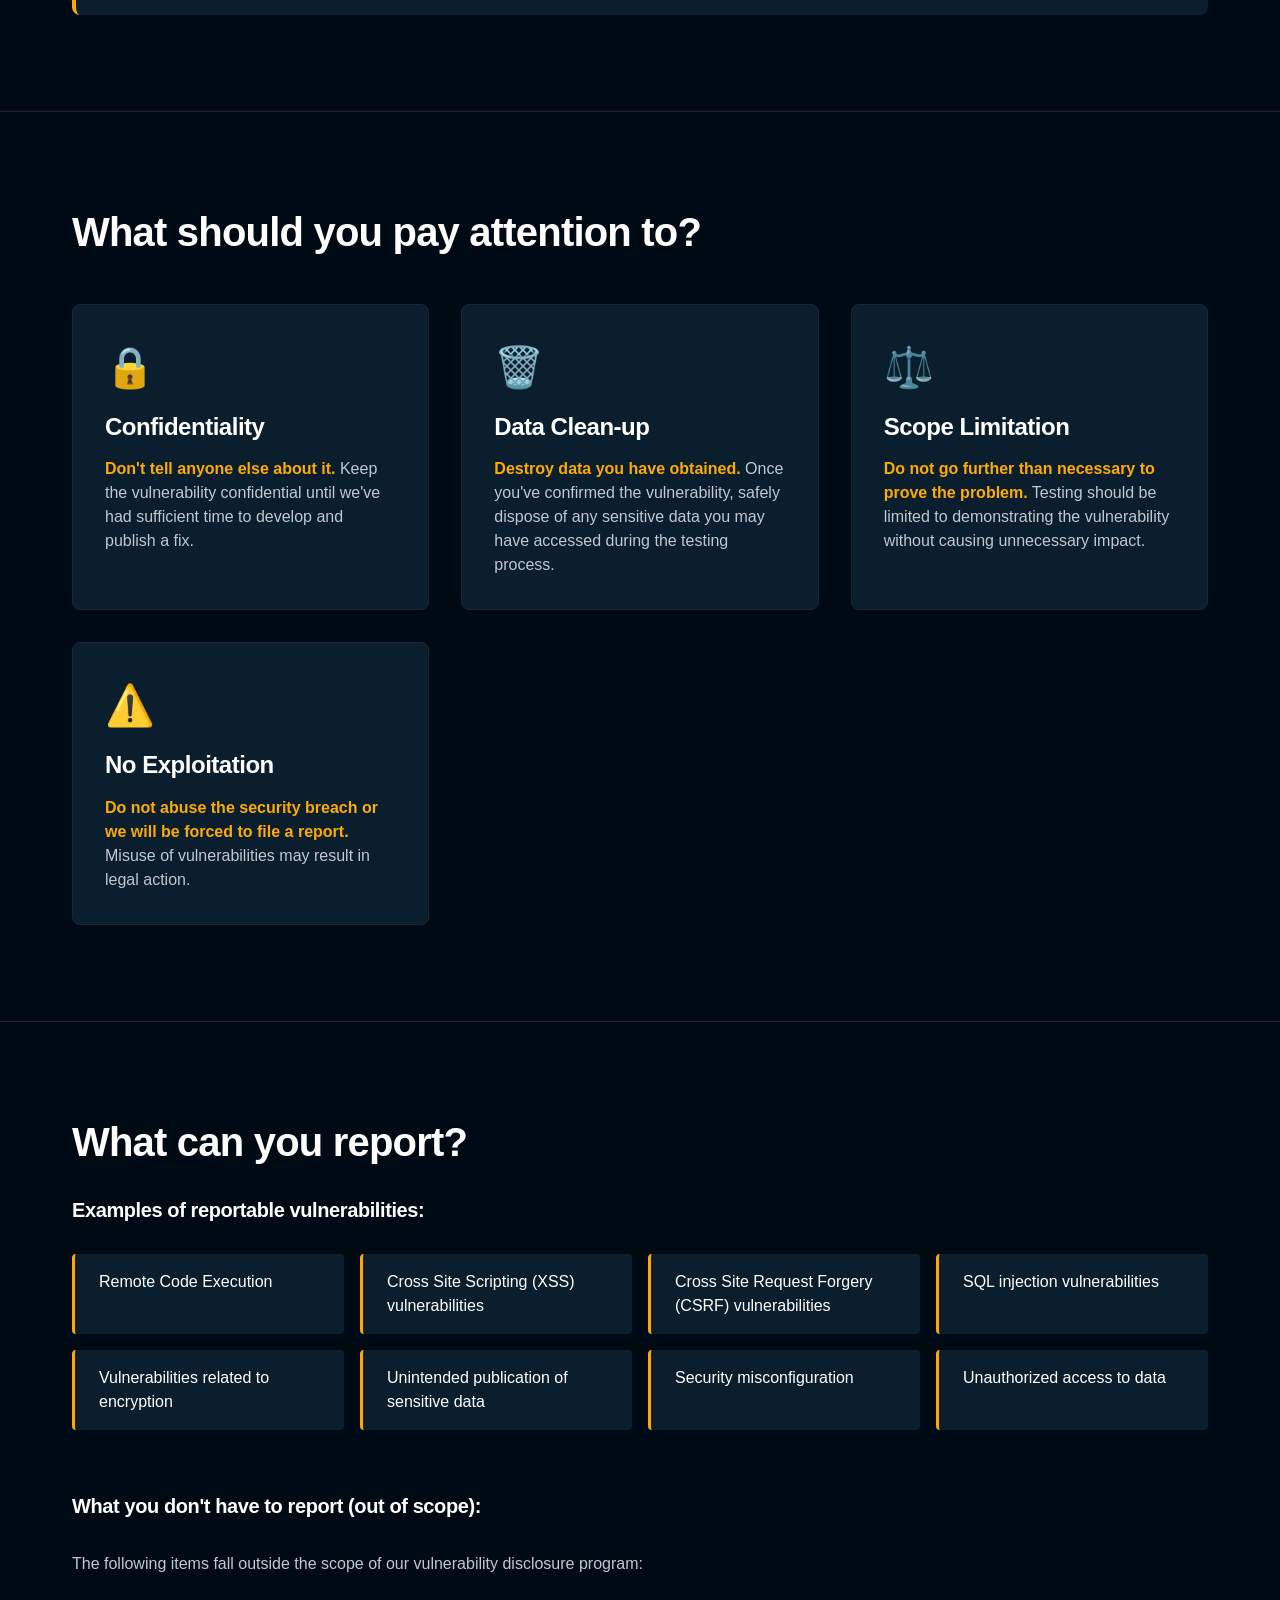
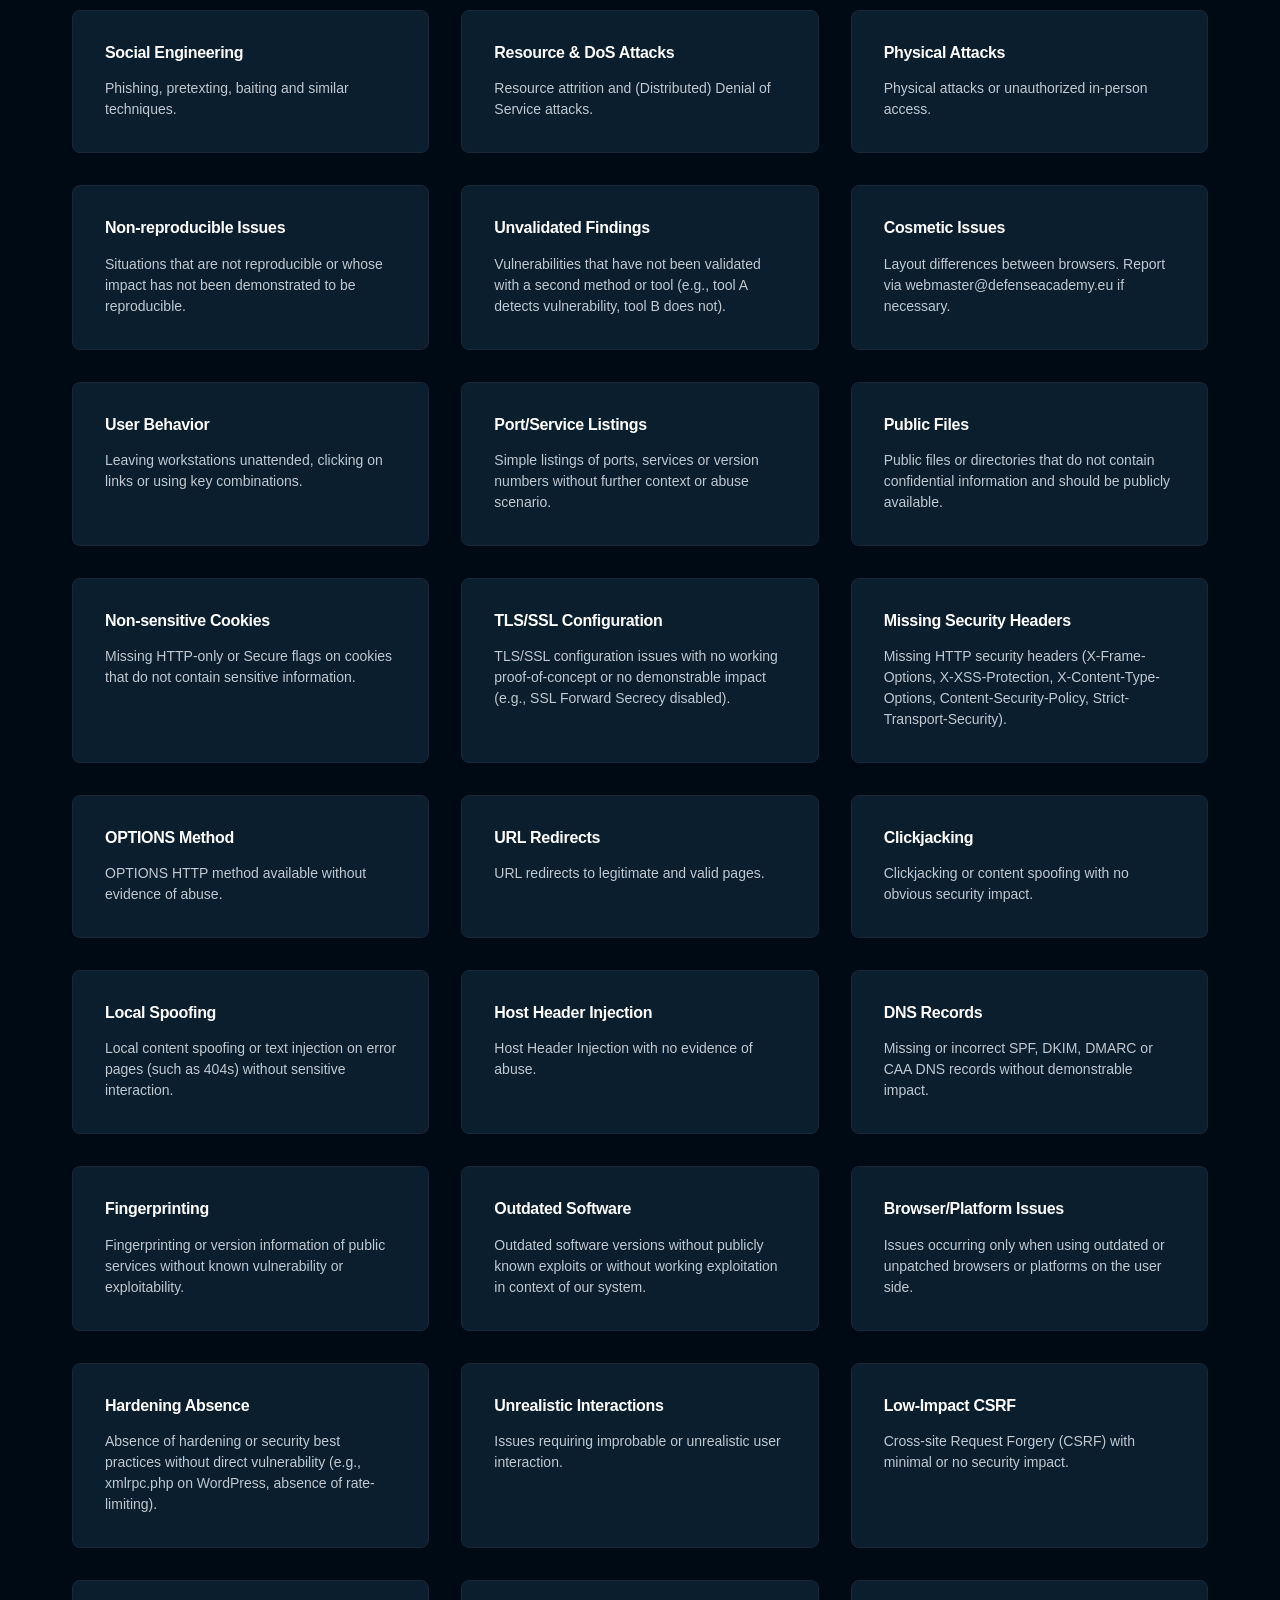
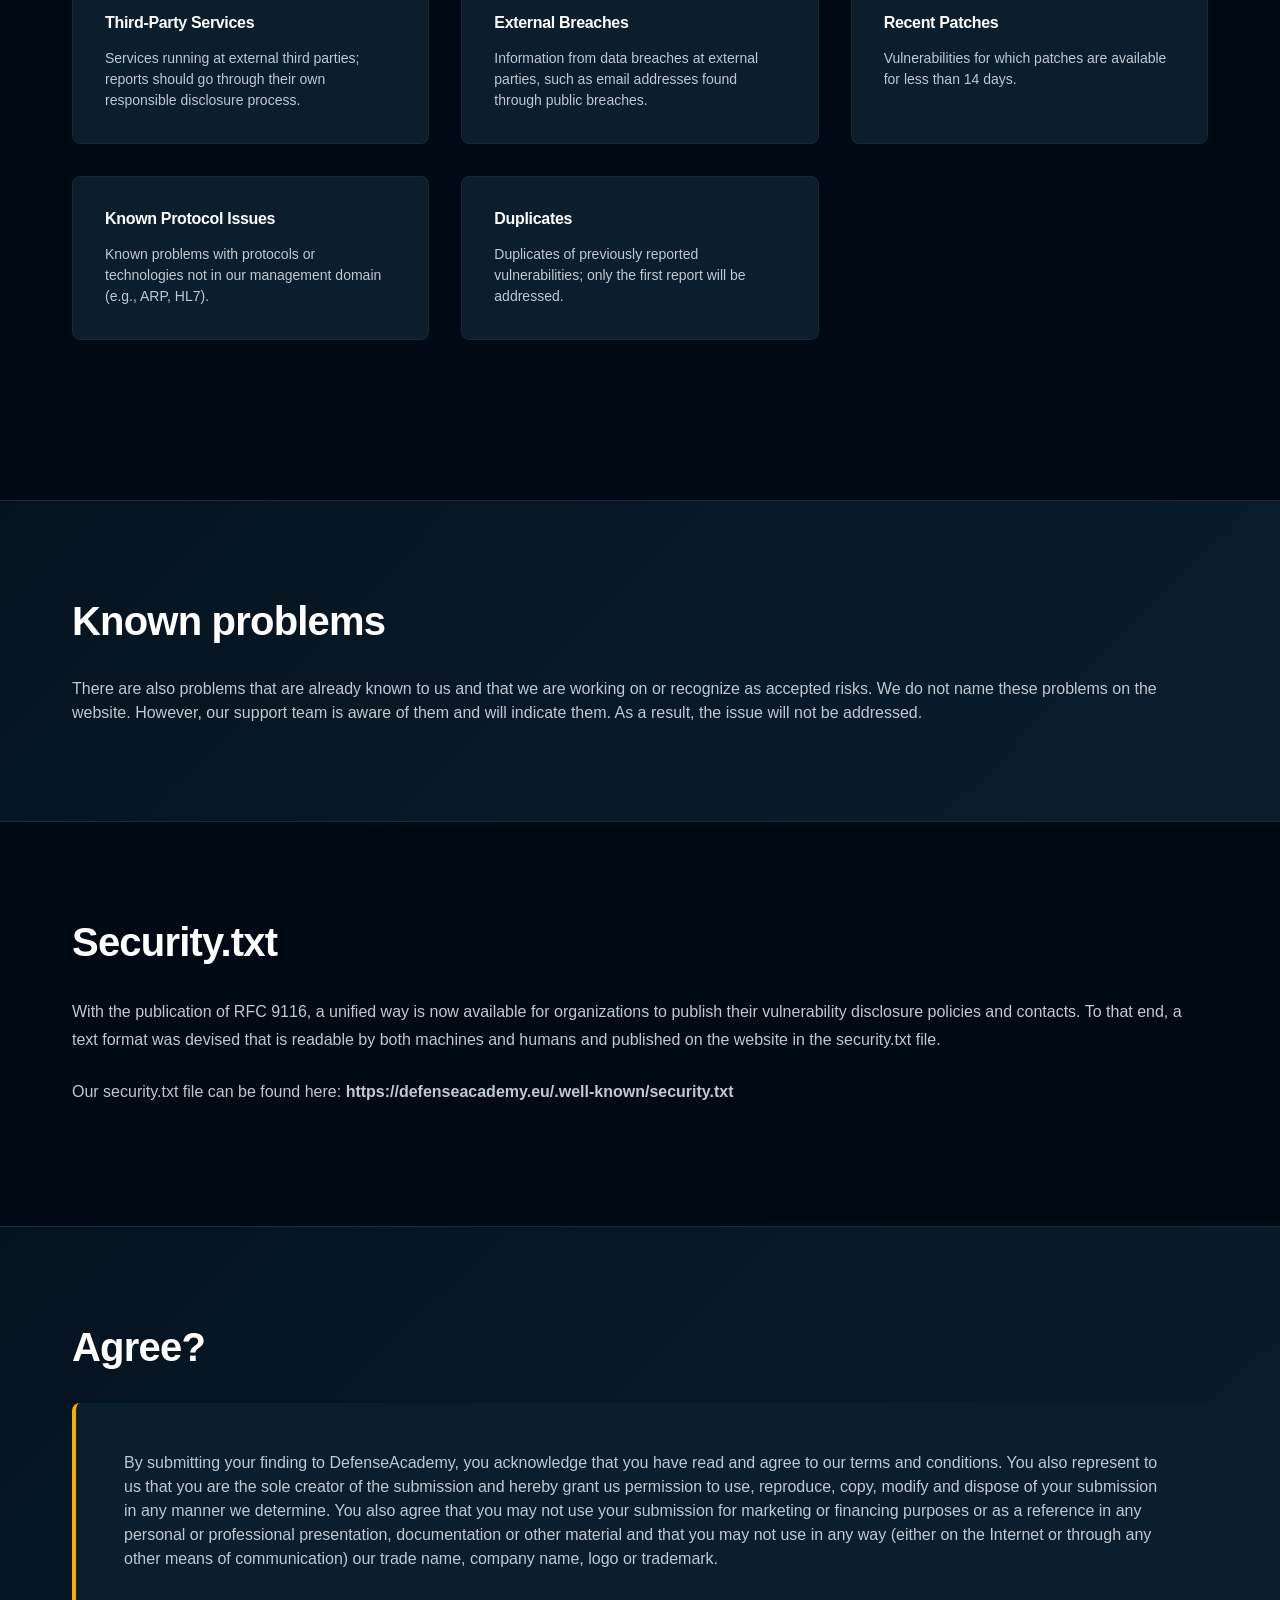
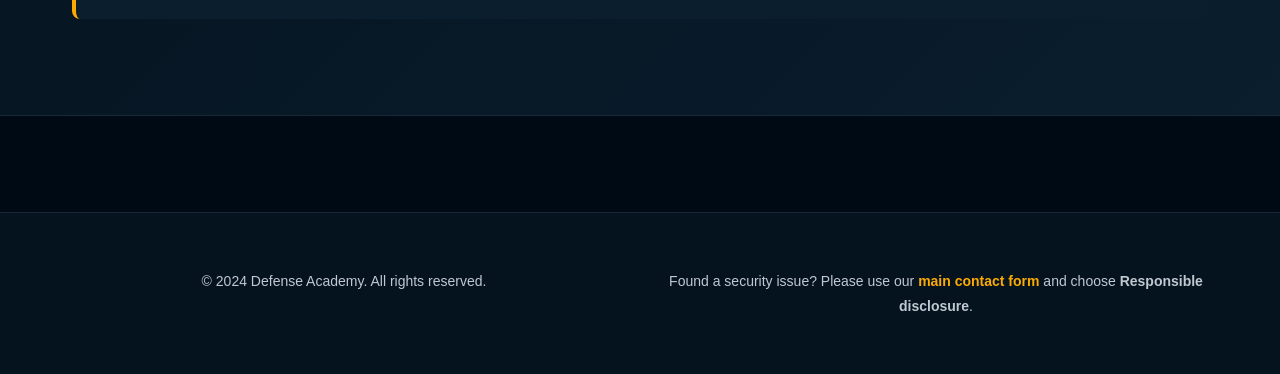
<file: DefenseAcademy/security/responsible-disclosure.html>
<!DOCTYPE html>
<html lang="en">
<head>
  <meta charset="UTF-8">
  <meta http-equiv="refresh" content="0; url=disclosure-policy.html">
  <meta name="viewport" content="width=device-width, initial-scale=1.0">
  <meta name="robots" content="noindex,follow">
  <title>Redirecting to Responsible Disclosure Policy</title>
  <link rel="canonical" href="https://defenseacademy.eu/security/disclosure-policy.html">
</head>
<body>
  <main id="main-content">
    <h1>Redirecting</h1>
    <p>You are being redirected to the current responsible disclosure policy.</p>
    <p><a href="disclosure-policy.html">Continue to the responsible disclosure policy</a></p>
  </main>
</body>
</html>
</file>
<file: DefenseAcademy/css/styles.css>
/* Defense Academy - Design System & Styles */

/* ============================================
   1. CSS VARIABLES & DESIGN SYSTEM
   ============================================ */

:root {
  /* Colors */
  --bg: #000a15;
  --surface: #05131f;
  --surface-2: #0a1e2e;
  --text: #ffffff;
  --text-secondary: #c0c8d0;
  --muted: #8a92a0;
  --primary: #1e3a5f;
  --primary-light: #2d5a8c;
  --secondary: #feab00;
  --secondary-dark: #d69200;
  --secondary-contrast: #feab00;
  --secondary-contrast-dark: #d69200;
  --secondary-link: #7a4f00;
  --secondary-link-dark: #5f3d00;
  --focus-ring: #d69200;
  --border: #1a2738;
  --shadow: rgba(0, 0, 0, 0.4);
  --shadow-lg: rgba(0, 0, 0, 0.6);
  --button-hover-bg: #000000;
  --button-hover-text: #ffffff;
  --button-hover-border: #000000;
  --contact-hover-bg: #ffffff;
  --contact-hover-text: #000000;
  --contact-hover-border: #ffffff;

  /* Spacing Scale */
  --space-1: 0.25rem;
  --space-2: 0.5rem;
  --space-3: 0.75rem;
  --space-4: 1rem;
  --space-6: 1.5rem;
  --space-8: 2rem;
  --space-12: 3rem;
  --space-16: 4rem;
  --space-24: 6rem;
  --space-32: 8rem;
  --space-48: 12rem;
  --space-64: 16rem;

  /* Typography Scale */
  --text-xs: 0.75rem;
  --text-sm: 0.875rem;
  --text-base: 1rem;
  --text-lg: 1.125rem;
  --text-xl: 1.25rem;
  --text-2xl: 1.5rem;
  --text-3xl: 2rem;
  --text-4xl: 2.5rem;
  --text-5xl: 3rem;

  /* Line Heights */
  --leading-tight: 1.2;
  --leading-normal: 1.5;
  --leading-relaxed: 1.75;

  /* Border Radius */
  --radius-xs: 0.25rem;
  --radius-sm: 0.375rem;
  --radius-md: 0.5rem;
  --radius-lg: 0.75rem;
  --radius-xl: 1rem;

  /* Transitions */
  --transition-fast: 150ms ease;
  --transition-base: 200ms ease;
  --transition-slow: 300ms ease;
}

/* Respect prefers-reduced-motion */
@media (prefers-reduced-motion: reduce) {
  :root {
    --transition-fast: 0ms;
    --transition-base: 0ms;
    --transition-slow: 0ms;
  }
  html {
    scroll-behavior: auto !important;
  }
  *,
  *::before,
  *::after {
    animation-duration: 0ms !important;
    animation-iteration-count: 1 !important;
    transition-duration: 0ms !important;
  }
}

/* ============================================
   2. GLOBAL STYLES
   ============================================ */

* {
  margin: 0;
  padding: 0;
  box-sizing: border-box;
}

html {
  scroll-behavior: smooth;
}

body {
  font-family: -apple-system, BlinkMacSystemFont, 'Segoe UI', Roboto, 'Helvetica Neue', Arial, sans-serif;
  font-size: var(--text-base);
  line-height: var(--leading-normal);
  color: var(--text);
  background-color: var(--bg);
  overflow-x: hidden;
}

h1, h2, h3, h4, h5, h6 {
  font-weight: 700;
  line-height: var(--leading-tight);
  letter-spacing: -0.02em;
}

h1 {
  font-size: var(--text-5xl);
}

h2 {
  font-size: var(--text-4xl);
}

h3 {
  font-size: var(--text-2xl);
}

p {
  color: var(--text-secondary);
  line-height: var(--leading-relaxed);
}

a {
  color: inherit;
  text-decoration: none;
  transition: all var(--transition-base);
}

a:focus-visible {
  outline: 3px solid var(--focus-ring);
  outline-offset: 3px;
  border-radius: var(--radius-xs);
}

main:focus {
  outline: none;
}

.skip-link {
  position: absolute;
  left: var(--space-4);
  top: var(--space-4);
  transform: translateY(-200%);
  background: #ffffff;
  color: #000a15;
  padding: var(--space-3) var(--space-4);
  border-radius: var(--radius-sm);
  font-weight: 700;
  z-index: 1001;
}

.skip-link:focus {
  transform: translateY(0);
}

.container {
  max-width: 1200px;
  margin: 0 auto;
  padding: 0 var(--space-8);
}

/* ============================================
   3. NAVIGATION BAR
   ============================================ */

.navbar {
  position: sticky;
  top: 0;
  z-index: 999;
  background: #000a15;
  color: white;
  padding: var(--space-4) 0;
  box-shadow: 0 2px 8px var(--shadow);
}

.navbar-container {
  max-width: 1200px;
  margin: 0 auto;
  padding: 0 var(--space-8);
  display: flex;
  justify-content: space-between;
  align-items: center;
  width: 100%;
  box-sizing: border-box;
}

.navbar-logo {
  display: flex;
  align-items: center;
  gap: var(--space-2);
  cursor: pointer;
  font-weight: 700;
  transition: opacity var(--transition-base);
}

.navbar-logo:hover {
  opacity: 0.8;
}

.logo {
  height: 44px;
  width: auto;
  display: block;
}

.brand-name {
  font-size: var(--text-lg);
  color: white;
}

.nav-menu {
  display: flex;
  gap: var(--space-8);
  align-items: center;
}

.nav-link {
  color: rgba(255, 255, 255, 0.9);
  font-size: var(--text-sm);
  font-weight: 500;
  transition: color var(--transition-base);
  position: relative;
  padding: var(--space-2) 0;
}

.nav-link:hover {
  color: var(--secondary);
}

/* ============================================
   8. Anchors & scroll adjustments
   ============================================ */

#contact {
  scroll-margin-top: 80px; /* adjust based on navbar height */
}

/* ============================================
   9. Contact form (footer)
   ============================================ */

/* Additional sections */
.approach-section,
.partners-section {
  padding: var(--space-24) 0;
  color: var(--text);
}

/* differentiate backgrounds */
.approach-section { background-color: var(--surface); }
.partners-section { background-color: var(--surface); }

.approach-section h2 {
  text-align: center;
  margin-bottom: var(--space-8);
}

.approach-section blockquote {
  margin: var(--space-4) 0;
  padding-left: var(--space-4);
  border-left: 4px solid var(--secondary);
  color: var(--text-secondary);
  font-style: italic;
}

.partners-section h2 {
  color: var(--text);
  margin-bottom: var(--space-8);
  text-align: center;
}

.partners-section > .container > p:first-of-type {
  text-align: center;
  margin-bottom: var(--space-8);
}

.partners-section ul {
  list-style: none;
  padding: 0;
  margin: 0 auto;
  max-width: 800px;
}

/* Partners grid styling */
.partners-grid {
  display: grid;
  grid-template-columns: repeat(auto-fit, minmax(250px, 1fr));
  gap: var(--space-6);
  margin-top: var(--space-8);
}

.partner-card {
  background: white;
  padding: var(--space-8);
  border-radius: var(--radius-lg);
  border: 1px solid var(--border);
  transition: all var(--transition-base);
  display: flex;
  flex-direction: column;
  box-shadow: 0 2px 8px rgba(0, 0, 0, 0.08);
}

.partner-card:hover {
  transform: translateY(-4px);
  box-shadow: 0 12px 32px rgba(0, 0, 0, 0.12);
}

.partner-card h3 {
  color: #000000;
  font-size: var(--text-xl);
  margin-bottom: var(--space-3);
  line-height: var(--leading-tight);
}

.partner-card p {
  font-size: var(--text-sm);
  color: #000000;
  margin-bottom: var(--space-4);
  flex-grow: 1;
}

.partners-section ul {
  display: flex;
  flex-wrap: wrap;
  justify-content: center;
  gap: var(--space-4);
  list-style: none;
}

.partners-section ul li {
  font-size: var(--text-base);
  color: var(--text);
  padding: var(--space-2) var(--space-4);
  background: var(--primary);
  border-radius: var(--radius-lg);
  text-align: center;
  color: white;
  flex: 0 0 auto;
}

.nav-link::after {
  content: '';
  position: absolute;
  bottom: -4px;
  left: 0;
  width: 0;
  height: 2px;
  background: var(--secondary);
  transition: width var(--transition-base);
}

.nav-link:hover::after {
  width: 100%;
}

.nav-cta {
  background: var(--secondary-contrast);
  color: #000000 !important;
  padding: var(--space-2) var(--space-6);
  border-radius: var(--radius-md);
  font-weight: 600;
  border: 1px solid transparent;
  transition: background-color var(--transition-base), color var(--transition-base), border-color var(--transition-base), box-shadow var(--transition-base);
}

.btn-contact:hover,
.btn-contact:focus-visible {
  background: var(--contact-hover-bg);
  color: var(--contact-hover-text) !important;
  border-color: var(--contact-hover-border);
  box-shadow: 0 8px 18px rgba(255, 255, 255, 0.18);
}

.nav-link:focus-visible,
.nav-cta:focus-visible,
.navbar-logo:focus-visible {
  outline: 3px solid var(--focus-ring);
  outline-offset: 4px;
}

.nav-cta::after {
  display: none;
}

.nav-toggle {
  display: none;
  flex-direction: column;
  gap: 5px;
  background: none;
  border: none;
  cursor: pointer;
  padding: var(--space-2);
}

.nav-toggle span {
  width: 24px;
  height: 2px;
  background: white;
  border-radius: 2px;
  transition: all var(--transition-base);
}

.nav-toggle:focus-visible {
  outline: 3px solid var(--focus-ring);
  outline-offset: 4px;
  border-radius: var(--radius-sm);
}

/* Mobile nav toggle state */
.nav-toggle.active span:nth-child(1) {
  transform: rotate(45deg) translate(8px, 8px);
}

.nav-toggle.active span:nth-child(2) {
  opacity: 0;
}

.nav-toggle.active span:nth-child(3) {
  transform: rotate(-45deg) translate(7px, -7px);
}

/* ============================================
   4. HERO SECTION
   ============================================ */

.hero {
  position: relative;
  min-height: 600px;
  display: flex;
  align-items: center;
  justify-content: flex-start;
  overflow: hidden;
}

.hero-media {
  position: absolute;
  inset: 0;
  display: block;
}

.hero-image {
  position: absolute;
  top: 0;
  left: 0;
  width: 100%;
  height: 100%;
  object-fit: cover;
  display: block;
  z-index: 0;
}

.hero::before {
  content: '';
  position: absolute;
  top: 0;
  left: 0;
  right: 0;
  bottom: 0;
  background: rgba(0, 10, 21, 0.6);
  z-index: 1;
}

.hero-content {
  position: relative;
  z-index: 2;
  max-width: 1200px;
  margin: 0 auto;
  padding: var(--space-24) var(--space-8);
  width: 100%;
  box-sizing: border-box;
}

.hero h1 {
  color: white;
  font-size: var(--text-5xl);
  margin-bottom: var(--space-6);
  line-height: 1.2;
}

.hero-subtitle {
  font-size: var(--text-lg);
  color: rgba(255, 255, 255, 0.95);
  margin-bottom: var(--space-8);
  line-height: var(--leading-relaxed);
}

.hero-content .btn {
  margin-right: var(--space-4);
}

/* ============================================
   5. BUTTONS
   ============================================ */

.btn {
  display: inline-flex;
  align-items: center;
  justify-content: center;
  padding: var(--space-3) var(--space-6);
  font-size: var(--text-base);
  font-weight: 600;
  border-radius: var(--radius-md);
  border: none;
  cursor: pointer;
  border: 1px solid transparent;
  transition: background-color var(--transition-base), color var(--transition-base), border-color var(--transition-base), box-shadow var(--transition-base), transform var(--transition-base);
  white-space: nowrap;
  text-align: center;
}

.btn:focus-visible {
  outline: 2px solid var(--focus-ring);
  outline-offset: 2px;
}

.btn:hover,
.btn:focus-visible {
  background: var(--button-hover-bg);
  color: var(--button-hover-text);
  border-color: var(--button-hover-border);
}

.btn-primary {
  background: var(--secondary-contrast);
  color: #000000;
}

.btn-primary:hover {
  background: var(--button-hover-bg);
  color: var(--button-hover-text);
  border-color: var(--button-hover-border);
  transform: translateY(-2px);
  box-shadow: 0 8px 20px rgba(0, 0, 0, 0.28);
}

.btn-secondary {
  background: transparent;
  color: var(--primary);
  border: 2px solid var(--primary);
}

.btn-secondary:hover {
  background: var(--button-hover-bg);
  color: var(--button-hover-text);
  border-color: var(--button-hover-border);
}

/* ============================================
   6. FEATURES SECTION
   ============================================ */

.features-section {
  padding: var(--space-24) 0;
  background: #000a15;
}

.features-section h2 {
  text-align: center;
  margin-bottom: var(--space-16);
  color: #ffffff;
}

.features-grid {
  display: grid;
  grid-template-columns: repeat(auto-fit, minmax(300px, 1fr));
  gap: var(--space-8);
}

.feature-card {
  background: #05131f;
  padding: var(--space-8);
  border-radius: var(--radius-lg);
  border: 1px solid var(--border);
  text-align: center;
  transition: all var(--transition-base);
  display: flex;
  flex-direction: column;
}

.feature-card:hover {
  transform: translateY(-4px);
  box-shadow: 0 12px 32px var(--shadow-lg);
  border-color: var(--secondary);
}

.feature-icon {
  width: 56px;
  height: 56px;
  margin: 0 auto var(--space-4);
  color: var(--secondary);
  display: flex;
  align-items: center;
  justify-content: center;
}

.feature-card h3 {
  font-size: var(--text-xl);
  color: #ffffff;
  margin-bottom: var(--space-2);
}

.feature-card p {
  font-size: var(--text-sm);
  color: var(--muted);
}

/* ============================================
   7. SERVICES SECTION
   ============================================ */

.services-section {
  padding: var(--space-24) 0;
  background-color: var(--surface-2);
}

.services-section h2 {
  color: var(--text);
  margin-bottom: var(--space-12);
  text-align: center;
}

.services-list {
  list-style: none;
  max-width: 1000px;
  margin: 0 auto;
  padding: 0;
  display: grid;
  grid-template-columns: repeat(auto-fit, minmax(280px, 1fr));
  gap: var(--space-8);
}

.services-list li {
  background-color: var(--surface);
  padding: var(--space-6);
  border-radius: var(--radius-md);
  box-shadow: 0 2px 6px var(--shadow);
  font-size: var(--text-base);
  line-height: var(--leading-relaxed);
  color: var(--text-secondary);
  display: flex;
  flex-direction: column;
  gap: var(--space-2);
  border-left: 4px solid var(--secondary);
  transition: all var(--transition-base);
}

.services-list li:hover {
  transform: translateY(-4px);
  box-shadow: 0 8px 20px var(--shadow-lg);
}

.services-list h3 {
  color: #ffffff;
  font-size: var(--text-lg);
  font-weight: 700;
}

/* remove bullet pseudo-element that caused layout issues */

.services-list li p {
  margin: 0;
}

/* ============================================
   8. TESTIMONIAL SECTION
   ============================================ */

.testimonial-section {
  padding: var(--space-24) 0;
  background: linear-gradient(135deg, var(--primary) 0%, var(--primary-light) 100%);
  color: white;
}

.testimonial-card {
  max-width: 600px;
  margin: 0 auto;
  background: rgba(255, 255, 255, 0.1);
  backdrop-filter: blur(10px);
  border: 1px solid rgba(255, 255, 255, 0.2);
  padding: var(--space-12);
  border-radius: var(--radius-xl);
  text-align: center;
}

.testimonial-icons {
  display: flex;
  justify-content: center;
  gap: var(--space-3);
  margin-bottom: var(--space-6);
  color: var(--secondary);
}

.testimonial-card blockquote {
  font-size: var(--text-2xl);
  font-weight: 700;
  line-height: var(--leading-relaxed);
  margin: 0;
}

/* ============================================
   9. COURSES SECTION
   ============================================ */

.courses-section {
  padding: var(--space-24) 0;
}

.courses-section h2 {
  text-align: center;
  margin-bottom: var(--space-8);
}

.section-intro {
  text-align: center;
  max-width: 600px;
  margin: 0 auto var(--space-16);
  font-size: var(--text-lg);
  color: var(--text-secondary);
}

.courses-grid {
  display: grid;
  grid-template-columns: repeat(auto-fit, minmax(300px, 1fr));
  gap: var(--space-8);
  margin-bottom: var(--space-16);
}

.course-card {
  background: white;
  padding: var(--space-8);
  border-radius: var(--radius-lg);
  border: 1px solid var(--border);
  box-shadow: 0 2px 8px rgba(0, 0, 0, 0.08);
  transition: all var(--transition-base);
  display: flex;
  flex-direction: column;
  position: relative;
}

.course-card:hover {
  transform: translateY(-4px);
  box-shadow: 0 12px 32px rgba(0, 0, 0, 0.12);
}

.course-badge {
  display: inline-block;
  background: var(--secondary-contrast);
  color: #000000;
  padding: var(--space-2) var(--space-4);
  border-radius: var(--radius-sm);
  font-size: var(--text-xs);
  font-weight: 700;
  text-transform: uppercase;
  letter-spacing: 0.5px;
  margin-bottom: var(--space-4);
  width: fit-content;
}

.course-card h3 {
  color: #000000;
  font-size: var(--text-xl);
  margin-bottom: var(--space-3);
  line-height: var(--leading-tight);
}

.course-card p {
  font-size: var(--text-sm);
  color: #000000;
  margin-bottom: var(--space-4);
}

.course-card > p:nth-of-type(1) {
  flex-grow: 1;
}

.course-duration {
  font-size: var(--text-xs);
  color: #374151;
  margin-bottom: var(--space-6);
  margin-top: auto;
}

.course-link {
  color: var(--secondary-link);
  font-weight: 600;
  text-decoration: none;
  transition: color var(--transition-base);
  font-size: var(--text-sm);
  text-decoration-thickness: 2px;
  text-underline-offset: 0.18em;
}

.course-link:hover {
  color: var(--secondary-link-dark);
  text-decoration: underline;
}

.course-link:focus-visible {
  outline: 3px solid var(--focus-ring);
  outline-offset: 3px;
}

/* CTA Section styling */
.cta-section {
  background: var(--primary);
  color: white;
  padding: var(--space-16) 0;
  text-align: center;
}

.cta-section h2 {
  color: white;
  margin-bottom: var(--space-4);
}

.cta-section p {
  color: rgba(255, 255, 255, 0.9);
  margin-bottom: var(--space-8);
  font-size: var(--text-lg);
}

/* ============================================
   10. FOOTER
   ============================================ */

.footer {
  background: var(--bg);
  color: white;
  padding: var(--space-16) 0 var(--space-8);
}

.footer-content {
  display: grid;
  grid-template-columns: repeat(auto-fit, minmax(250px, 1fr));
  gap: var(--space-12);
  margin-bottom: var(--space-12);
}

.footer-bottom {
  display: flex;
  justify-content: space-between;
  align-items: center;
  max-width: 500px;
  margin: var(--space-4) auto 0;
  padding-top: var(--space-8);
  border-top: 1px solid rgba(255, 255, 255, 0.1);
  color: rgba(255, 255, 255, 0.7);
  font-size: var(--text-sm);
}

.footer-bottom .footer-left,
.footer-bottom .footer-right {
  display: inline-block;
}

.footer-section h3 {
  color: #fff;
  font-size: var(--text-lg);
  margin-bottom: var(--space-4);
}

.footer-section p {
  color: rgba(255, 255, 255, 0.9);
  font-size: var(--text-sm);
  line-height: var(--leading-relaxed);
}

.footer-section address {
  font-style: normal;
  color: rgba(255, 255, 255, 0.9);
  font-size: var(--text-sm);
  line-height: var(--leading-relaxed);
}

.footer-section a {
  color: rgba(255, 255, 255, 0.9);
  transition: color var(--transition-base);
}

.footer-section a:hover {
  color: var(--secondary);
}

/* ============================================
   11. RESPONSIVE DESIGN
   ============================================ */

/* Tablet (768px) */
@media (max-width: 1023px) {
  h1 {
    font-size: var(--text-4xl);
  }

  h2 {
    font-size: var(--text-3xl);
  }

  .hero {
    grid-template-columns: 1fr;
    gap: var(--space-12);
    padding: var(--space-16) 0;
  }

  .hero h1 {
    font-size: var(--text-4xl);
  }

  .nav-menu {
    gap: var(--space-4);
  }
}

/* Mobile (767px and below) */
@media (max-width: 767px) {
  .navbar-container {
    padding: 0 var(--space-4);
  }

  .nav-toggle {
    display: flex;
  }

  .nav-menu {
    display: none;
    position: absolute;
    top: 60px;
    left: 0;
    right: 0;
    flex-direction: column;
    background: var(--primary);
    padding: var(--space-4) 0;
    border-bottom: 1px solid rgba(0, 0, 0, 0.1);
    box-shadow: 0 8px 16px rgba(0, 0, 0, 0.1);
  }

  .nav-menu.active {
    display: flex;
  }

  .nav-link {
    padding: var(--space-4) var(--space-8);
  }

  .nav-cta {
    margin: var(--space-2) var(--space-8);
    width: calc(100% - var(--space-16));
    text-align: center;
  }

  h1 {
    font-size: var(--text-3xl);
  }

  h2 {
    font-size: var(--text-2xl);
  }

  h3 {
    font-size: var(--text-xl);
  }

  .hero {
    padding: var(--space-12) 0;
    min-height: 400px;
  }

  .hero-content {
    padding: var(--space-12) var(--space-4);
    max-width: none;
  }

  .hero h1 {
    font-size: var(--text-3xl);
  }

  .hero-subtitle {
    font-size: var(--text-base);
  }

  .hero-visual {
    padding: 0 var(--space-4);
  }

  .features-grid {
    grid-template-columns: 1fr;
  }

  .features-section,
  .services-section,
  .testimonial-section {
    padding: var(--space-12) 0;
  }

  .container {
    padding: 0 var(--space-4);
  }

  .testimonial-card {
    padding: var(--space-8);
  }

  .testimonial-card blockquote {
    font-size: var(--text-xl);
  }

  .courses-grid {
    grid-template-columns: 1fr;
  }

  .footer-content {
    gap: var(--space-8);
  }

  .footer-bottom {
    flex-direction: column;
    gap: var(--space-4);
  }
}

/* Extra small (479px and below) */
@media (max-width: 479px) {
  .container {
    padding: 0 var(--space-3);
  }

  h1 {
    font-size: var(--text-2xl);
  }

  h2 {
    font-size: var(--text-xl);
  }

  .hero h1 {
    font-size: var(--text-2xl);
  }

  .hero-subtitle {
    font-size: var(--text-sm);
  }

  .btn {
    width: 100%;
  }

  .services-list li {
    font-size: var(--text-base);
    padding: var(--space-3) 0 var(--space-3) var(--space-6);
  }

  .testimonial-card {
    padding: var(--space-6);
  }

  .testimonial-card blockquote {
    font-size: var(--text-lg);
  }

}

@media (max-width: 767px) {
  /* Hero buttons stack spacing */
  .hero-content .btn + .btn {
    margin-top: var(--space-4);
  }
}

/* Print styles */
@media print {
  .navbar,
  .nav-toggle {
    display: none;
  }

  body {
    background: white;
  }

  a {
    text-decoration: underline;
  }
}
</file>
<file: DefenseAcademy/css/contact-form.css>
.contact-form {
  max-width: 500px;
  margin: 0 auto;
  display: flex;
  flex-direction: column;
  gap: var(--space-4);
}

.contact-form h2 {
  font-size: var(--text-4xl);
  color: var(--text);
  text-align: center;
  margin-bottom: var(--space-2);
}

.form-intro,
.form-status {
  font-size: var(--text-sm);
  color: var(--text-secondary);
}

.form-intro {
  text-align: center;
}

.form-status:empty {
  display: none;
}

.form-status[data-state="error"] {
  color: #ffd5c2;
}

.field-help {
  font-size: var(--text-xs);
  color: var(--text-secondary);
  margin-top: var(--space-1);
}

.honeypot-field {
  position: absolute;
  width: 1px;
  height: 1px;
  margin: -1px;
  padding: 0;
  overflow: hidden;
  clip: rect(0 0 0 0);
  clip-path: inset(50%);
  border: 0;
  white-space: nowrap;
}

.field-group {
  display: flex;
  flex-direction: column;
}

.contact-form label {
  font-size: var(--text-sm);
  margin-bottom: var(--space-1);
  color: var(--text-secondary);
}

.contact-form input,
.contact-form select,
.contact-form textarea {
  padding: var(--space-3);
  border: 1px solid var(--border);
  border-radius: var(--radius-sm);
  background-color: var(--surface-2);
  color: var(--text);
  font-size: var(--text-base);
  transition: all var(--transition-base);
  font-family: inherit;
}

.contact-form input::placeholder,
.contact-form textarea::placeholder {
  color: var(--muted);
}

.contact-form input:focus,
.contact-form select:focus,
.contact-form textarea:focus {
  outline: none;
  border-color: var(--secondary);
  box-shadow: 0 0 0 3px rgba(254, 171, 0, 0.25);
}

.privacy-text {
  font-size: var(--text-xs);
  color: var(--text-secondary);
  line-height: var(--leading-normal);
}

.privacy-text a {
  color: var(--secondary);
  text-decoration: underline;
}

.contact-form .btn {
  align-self: flex-start;
}
</file>
<file: DefenseAcademy/css/disclosure.css>
/* Responsible disclosure page styles */

.disclosure-section,
.reporting-section,
.guidelines-section,
.scope-section,
.known-issues-section,
.security-txt-section,
.agreement-section {
  padding: var(--space-24) 0;
  border-bottom: 1px solid var(--border);
}

.disclosure-section {
  background: linear-gradient(135deg, var(--surface) 0%, var(--surface-2) 100%);
}

.section-intro {
  font-size: var(--text-lg);
  line-height: var(--leading-normal);
  color: var(--text);
  margin-bottom: var(--space-12);
}

.reporting-section h2,
.scope-section h2,
.security-txt-section h2,
.agreement-section h2,
.known-issues-section h2 {
  margin-bottom: var(--space-8);
}

.reporting-section > .container > p,
.security-txt-section p {
  margin-bottom: var(--space-6);
  color: var(--text-secondary);
}

.disclosure-list {
  display: grid;
  grid-template-columns: 1fr;
  gap: var(--space-12);
  margin-top: var(--space-12);
}

.disclosure-item {
  display: flex;
  gap: var(--space-8);
  padding: var(--space-8);
  background: var(--surface-2);
  border-left: 4px solid var(--secondary);
  border-radius: 8px;
}

.disclosure-number {
  display: flex;
  align-items: center;
  justify-content: center;
  width: 48px;
  height: 48px;
  background: var(--secondary);
  color: var(--bg);
  font-weight: 700;
  font-size: var(--text-lg);
  border-radius: 50%;
  flex-shrink: 0;
}

.disclosure-content h3,
.guideline-card h3 {
  margin-bottom: var(--space-4);
  color: var(--text);
}

.disclosure-content p,
.guideline-card p,
.known-issues-section p,
.agreement-content p {
  color: var(--text-secondary);
  line-height: var(--leading-normal);
}

.guidelines-section h2 {
  margin-bottom: var(--space-12);
}

.guidelines-grid,
.out-of-scope-grid {
  display: grid;
  grid-template-columns: repeat(auto-fit, minmax(280px, 1fr));
  gap: var(--space-8);
  margin-top: var(--space-8);
}

.guideline-card,
.out-of-scope-item {
  padding: var(--space-8);
  background: var(--surface-2);
  border: 1px solid var(--border);
  border-radius: 8px;
  transition: all var(--transition-base);
}

.guideline-card:hover {
  border-color: var(--secondary);
  transform: translateY(-4px);
  box-shadow: 0 8px 24px rgba(254, 171, 0, 0.12);
}

.guideline-icon {
  font-size: 2.5rem;
  margin-bottom: var(--space-4);
  display: block;
}

.guideline-card strong,
.security-page .footer-content a {
  color: var(--secondary);
}

.scope-content {
  margin-bottom: var(--space-16);
}

.scope-content h3 {
  margin-bottom: var(--space-8);
  font-size: var(--text-xl);
  color: var(--text);
}

.scope-intro {
  margin-bottom: var(--space-8);
  color: var(--text-secondary);
}

.vulnerability-list {
  list-style: none;
  padding: 0;
  display: grid;
  grid-template-columns: repeat(auto-fit, minmax(250px, 1fr));
  gap: var(--space-4);
}

.vulnerability-list li {
  padding: var(--space-4) var(--space-6);
  background: var(--surface-2);
  border-left: 3px solid var(--secondary);
  color: var(--text);
  border-radius: 4px;
}

.out-of-scope-item h4 {
  margin-bottom: var(--space-4);
  color: var(--text);
  font-size: var(--text-base);
}

.out-of-scope-item p {
  color: var(--text-secondary);
  font-size: var(--text-sm);
  line-height: var(--leading-normal);
  margin: 0;
}

.known-issues-section,
.agreement-section {
  background: linear-gradient(135deg, var(--surface) 0%, var(--surface-2) 100%);
}

.agreement-content {
  padding: var(--space-12);
  background: var(--surface-2);
  border-left: 4px solid var(--secondary);
  border-radius: 8px;
}

.security-txt-section a,
.security-page .footer-content a {
  text-decoration: none;
  font-weight: 600;
}

.security-txt-section a:hover,
.security-page .footer-content a:hover {
  text-decoration: underline;
}

.security-page .footer {
  background: var(--surface);
  border-top: 1px solid var(--border);
  padding: var(--space-12) 0;
  margin-top: var(--space-24);
}

.security-page .footer-content {
  max-width: 1200px;
  margin: 0 auto;
  padding: 0 var(--space-8);
  text-align: center;
  color: var(--text-secondary);
  font-size: var(--text-sm);
}

.security-page .footer-content p {
  margin: var(--space-2) 0;
}

@media (max-width: 768px) {
  .disclosure-section,
  .reporting-section,
  .guidelines-section,
  .scope-section,
  .known-issues-section,
  .security-txt-section,
  .agreement-section {
    padding: var(--space-16) 0;
  }

  .disclosure-item {
    flex-direction: column;
    gap: var(--space-6);
  }

  .disclosure-number {
    width: 40px;
    height: 40px;
    font-size: var(--text-base);
  }

  .guidelines-grid,
  .vulnerability-list,
  .out-of-scope-grid {
    grid-template-columns: 1fr;
  }

  .agreement-content {
    padding: var(--space-8);
  }
}
</file>
